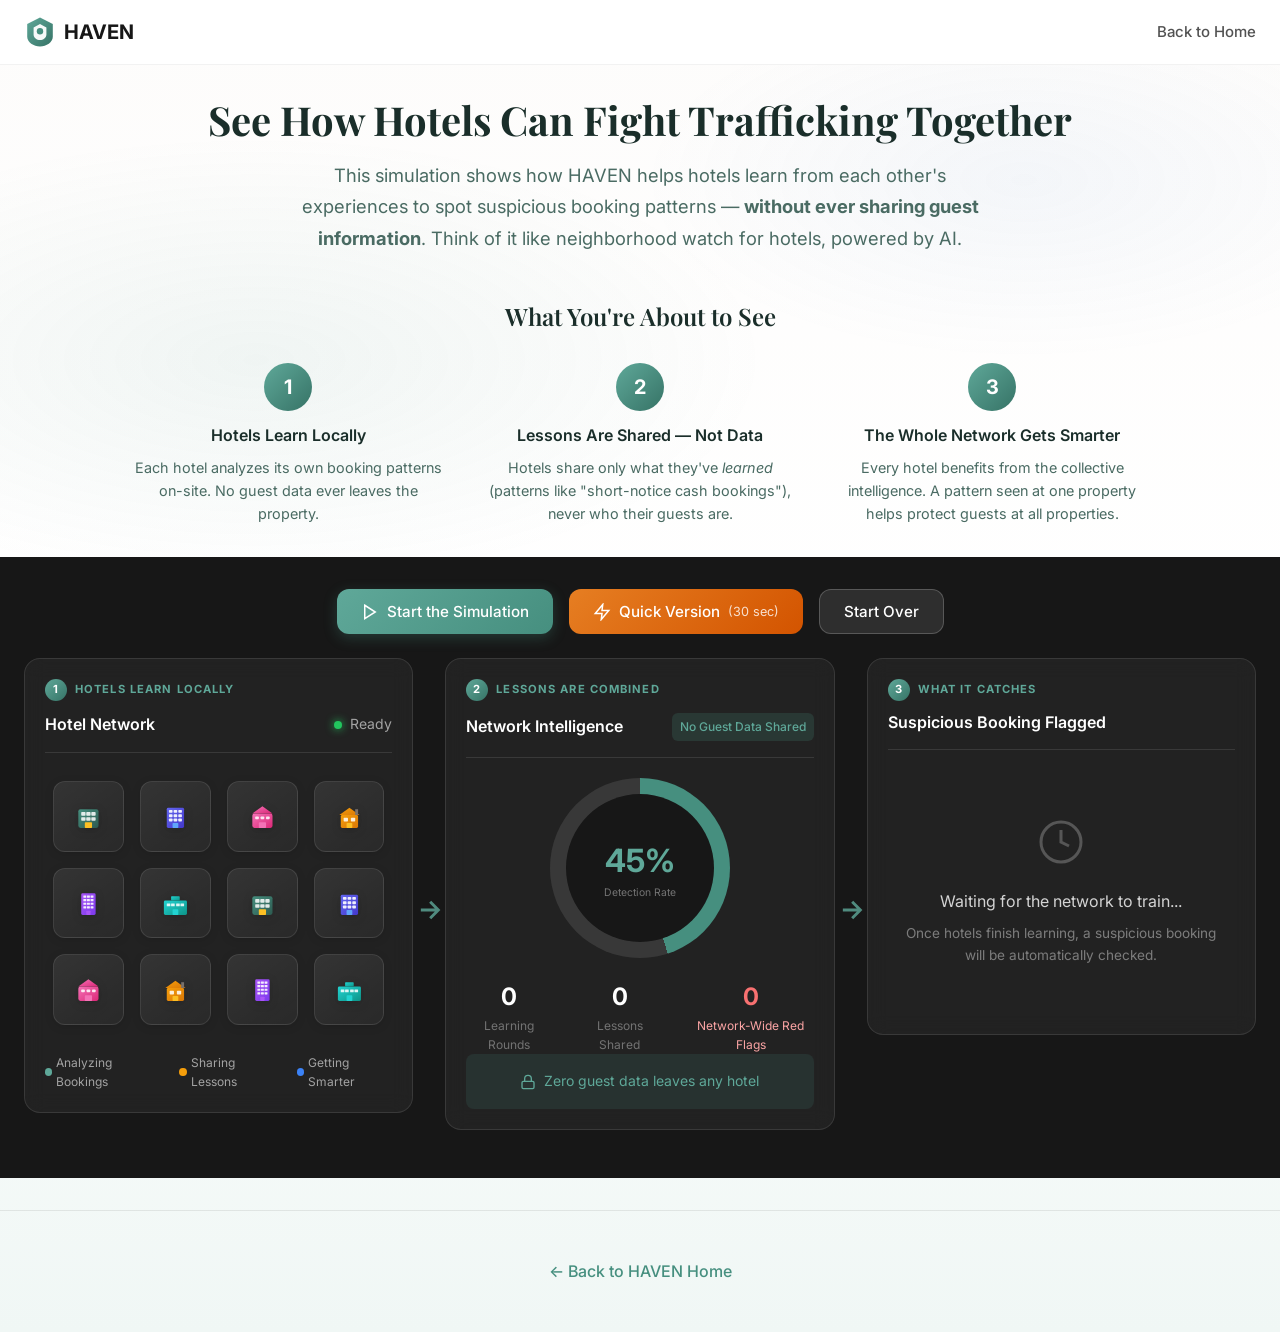
<file: demo.html>
<!DOCTYPE html>
<html lang="en">

<head>
    <meta charset="UTF-8">
    <meta name="viewport" content="width=device-width, initial-scale=1.0">
    <title>HAVEN | Interactive Demo</title>
    <meta name="description"
        content="Interactive demo of HAVEN's privacy-preserving federated learning platform for hotel trafficking pattern detection.">
    <link rel="preconnect" href="https://fonts.googleapis.com">
    <link rel="preconnect" href="https://fonts.gstatic.com" crossorigin>
    <link
        href="https://fonts.googleapis.com/css2?family=Inter:wght@300;400;500;600;700&family=Playfair+Display:wght@600;700&display=swap"
        rel="stylesheet">
    <link rel="stylesheet" href="css/styles.css">
    <!-- Professional SVG Favicon -->
    <link rel="icon" type="image/svg+xml"
        href="data:image/svg+xml,%3Csvg xmlns='http://www.w3.org/2000/svg' viewBox='0 0 100 100'%3E%3Cdefs%3E%3ClinearGradient id='g' x1='0%25' y1='0%25' x2='100%25' y2='100%25'%3E%3Cstop offset='0%25' stop-color='%23468f7f'/%3E%3Cstop offset='100%25' stop-color='%232e5c53'/%3E%3C/linearGradient%3E%3C/defs%3E%3Cpath d='M50 5 L90 25 L90 65 C90 80 70 95 50 95 C30 95 10 80 10 65 L10 25 Z' fill='url(%23g)'/%3E%3Cpath d='M50 20 L70 32 L70 55 C70 65 60 75 50 75 C40 75 30 65 30 55 L30 32 Z' fill='white' opacity='0.9'/%3E%3Ccircle cx='50' cy='45' r='8' fill='%23468f7f'/%3E%3C/svg%3E">

    <!-- Demo page specific overrides -->
    <style>
        /* ── Controls ── */
        .demo-page .demo-controls .btn {
            font-size: 0.95rem;
            padding: 0.75rem 1.5rem;
        }
        .demo-page .demo-controls .btn svg {
            width: 18px;
            height: 18px;
        }
        .demo-page .btn-large {
            padding: 0.75rem 1.5rem;
            font-size: 0.95rem;
        }
        .demo-page .btn-full {
            padding: 0.75rem 1.5rem;
        }
        .demo-page .section-header {
            margin-bottom: 1.5rem;
        }

        /* ── Three-column grid with flow arrows ── */
        .demo-page .demo-container {
            display: grid !important;
            grid-template-columns: 1fr 32px 1fr 32px 1fr !important;
            gap: 0;
            align-items: start;
            max-width: 1300px;
            margin: 0 auto;
        }
        .demo-page .demo-panel {
            min-width: 0;
        }
        .demo-page .demo-panel.risk-panel {
            grid-column: auto;
        }

        /* Flow arrows between panels */
        .flow-arrow {
            display: flex;
            align-items: center;
            justify-content: center;
            align-self: center;
            padding: 0;
            margin-top: 2rem;
        }
        .flow-arrow svg {
            width: 28px;
            height: 28px;
            stroke: var(--primary-400, #5fa899);
            fill: none;
            stroke-width: 2.5;
            opacity: 0.8;
        }

        /* Step labels on each panel */
        .panel-step-label {
            display: inline-flex;
            align-items: center;
            gap: 0.5rem;
            font-size: 0.7rem;
            font-weight: 700;
            text-transform: uppercase;
            letter-spacing: 0.1em;
            color: var(--primary-400, #5fa899);
            margin-bottom: 0.75rem;
        }
        .panel-step-label .step-num {
            width: 22px;
            height: 22px;
            border-radius: 50%;
            background: linear-gradient(135deg, #5fa899, #367366);
            color: #fff;
            font-size: 0.7rem;
            font-weight: 700;
            display: inline-flex;
            align-items: center;
            justify-content: center;
        }

        /* Fix ring label overflow */
        .demo-page .model-ring {
            width: 180px;
            height: 180px;
        }
        .demo-page .ring-center {
            width: 148px;
            height: 148px;
        }
        .demo-page .ring-label {
            font-size: 0.65rem;
            text-align: center;
            line-height: 1.3;
            max-width: 110px;
        }

        /* Booking tags for auto-assessment */
        .booking-tag {
            background: rgba(248, 113, 113, 0.15);
            color: #fca5a5;
            border: 1px solid rgba(248, 113, 113, 0.3);
            padding: 0.3rem 0.6rem;
            border-radius: 999px;
            font-size: 0.78rem;
            font-weight: 500;
        }

        /* Red flags stat color coding */
        .stat-red-flags .coord-value {
            color: #f87171;
        }
        .stat-red-flags .coord-label {
            color: #fca5a5;
        }

        /* ── Demo hero intro ── */
        .demo-hero {
            padding: 6rem 0 1.5rem;
            text-align: center;
        }
        .demo-hero h1 {
            font-family: 'Playfair Display', serif;
            font-size: 2.5rem;
            font-weight: 700;
            color: var(--text-primary, #1a2e2a);
            margin-bottom: 1rem;
        }
        .demo-hero p {
            font-size: 1.15rem;
            color: var(--text-secondary, #4a6b63);
            max-width: 700px;
            margin: 0 auto;
            line-height: 1.7;
        }

        /* ── How it works steps ── */
        .demo-steps-section {
            padding: 1.5rem 0 2rem;
        }
        .demo-steps-section h2 {
            font-family: 'Playfair Display', serif;
            font-size: 1.5rem;
            font-weight: 600;
            text-align: center;
            color: var(--text-primary, #1a2e2a);
            margin-bottom: 2rem;
        }
        .demo-steps {
            display: flex;
            gap: 2rem;
            justify-content: center;
            flex-wrap: wrap;
        }
        .demo-step {
            flex: 1;
            min-width: 220px;
            max-width: 320px;
            text-align: center;
        }
        .demo-step .step-number {
            width: 48px;
            height: 48px;
            border-radius: 50%;
            background: linear-gradient(135deg, #5fa899, #367366);
            color: #fff;
            font-size: 1.25rem;
            font-weight: 700;
            display: inline-flex;
            align-items: center;
            justify-content: center;
            margin-bottom: 0.75rem;
        }
        .demo-step .step-title {
            font-weight: 600;
            font-size: 1rem;
            color: var(--text-primary, #1a2e2a);
            margin-bottom: 0.5rem;
        }
        .demo-step .step-desc {
            font-size: 0.9rem;
            color: var(--text-secondary, #4a6b63);
            line-height: 1.6;
        }

        /* ── Demo controls above simulation ── */
        .demo-controls-top {
            text-align: center;
            margin-bottom: 1.5rem;
        }
        .demo-controls-top .demo-controls {
            display: inline-flex;
            gap: 1rem;
            justify-content: center;
            flex-wrap: wrap;
            margin: 0;
        }

        /* ── Simulation area ── */
        .demo-simulation-section {
            padding: 2rem 0 3rem;
        }

        /* ── Footer ── */
        .demo-footer {
            text-align: center;
            padding: 3rem 0;
            border-top: 1px solid rgba(0,0,0,0.08);
            margin-top: 2rem;
        }
        .demo-footer a {
            color: var(--accent, #468f7f);
            text-decoration: none;
            font-weight: 500;
            font-size: 1rem;
        }
        .demo-footer a:hover {
            text-decoration: underline;
        }

        /* ── Responsive ── */
        @media (max-width: 1100px) {
            .demo-page .demo-container {
                grid-template-columns: 1fr !important;
            }
            .flow-arrow {
                display: none;
            }
            .demo-steps {
                flex-direction: column;
                align-items: center;
            }
            .demo-hero h1 {
                font-size: 2rem;
            }
        }
    </style>
</head>

<body class="demo-page">
    <!-- Ambient Background -->
    <div class="ambient-bg"></div>

    <!-- Navigation -->
    <nav class="nav" id="nav">
        <div class="nav-container">
            <a href="index.html" class="nav-logo">
                <svg class="logo-svg" viewBox="0 0 40 40" fill="none" xmlns="http://www.w3.org/2000/svg">
                    <defs>
                        <linearGradient id="logoGrad" x1="0%" y1="0%" x2="100%" y2="100%">
                            <stop offset="0%" stop-color="#5fa899" />
                            <stop offset="100%" stop-color="#367366" />
                        </linearGradient>
                    </defs>
                    <path d="M20 2 L36 10 L36 26 C36 33 28 38 20 38 C12 38 4 33 4 26 L4 10 Z" fill="url(#logoGrad)" />
                    <path d="M20 10 L28 14.5 L28 23 C28 27 24 30 20 30 C16 30 12 27 12 23 L12 14.5 Z" fill="white"
                        opacity="0.95" />
                    <circle cx="20" cy="19" r="4" fill="#468f7f" />
                </svg>
                <span class="logo-text">HAVEN</span>
            </a>
            <div class="nav-links">
                <a href="index.html">Back to Home</a>
            </div>
        </div>
    </nav>

    <!-- Hero / Intro -->
    <section class="demo-hero">
        <div class="container">
            <h1>See How Hotels Can Fight Trafficking Together</h1>
            <p>This simulation shows how HAVEN helps hotels learn from each other's experiences to spot suspicious booking patterns — <strong>without ever sharing guest information</strong>. Think of it like neighborhood watch for hotels, powered by AI.</p>
        </div>
    </section>

    <!-- How This Demo Works -->
    <section class="demo-steps-section">
        <div class="container">
            <h2>What You're About to See</h2>
            <div class="demo-steps">
                <div class="demo-step">
                    <div class="step-number">1</div>
                    <div class="step-title">Hotels Learn Locally</div>
                    <div class="step-desc">Each hotel analyzes its own booking patterns on-site. No guest data ever leaves the property.</div>
                </div>
                <div class="demo-step">
                    <div class="step-number">2</div>
                    <div class="step-title">Lessons Are Shared — Not Data</div>
                    <div class="step-desc">Hotels share only what they've <em>learned</em> (patterns like "short-notice cash bookings"), never who their guests are.</div>
                </div>
                <div class="demo-step">
                    <div class="step-number">3</div>
                    <div class="step-title">The Whole Network Gets Smarter</div>
                    <div class="step-desc">Every hotel benefits from the collective intelligence. A pattern seen at one property helps protect guests at all properties.</div>
                </div>
            </div>
        </div>
    </section>

    <!-- Simulation Area -->
    <section class="section demo-section demo-simulation-section" id="demo">
        <div class="container">

            <!-- Controls above the simulation -->
            <div class="demo-controls-top">
                <div class="demo-controls">
                    <button class="btn btn-primary btn-large" id="startTrainingBtn">
                        <svg viewBox="0 0 24 24" fill="none" stroke="currentColor" stroke-width="2">
                            <polygon points="5 3 19 12 5 21 5 3" />
                        </svg>
                        Start the Simulation
                    </button>
                    <button class="btn btn-accent btn-large" id="quickDemoBtn" title="Runs a faster 3-round demo — ideal for live presentations">
                        <svg viewBox="0 0 24 24" fill="none" stroke="currentColor" stroke-width="2">
                            <polygon points="13 2 3 14 12 14 11 22 21 10 12 10 13 2"/>
                        </svg>
                        Quick Version <small style="opacity: 0.8; font-weight: 400;">(30 sec)</small>
                    </button>
                    <button class="btn btn-secondary" id="resetBtn">Start Over</button>
                </div>
            </div>

            <div class="demo-container">
                <!-- Panel 1: Hotel Network -->
                <div class="demo-panel network-panel">
                    <div class="panel-step-label"><span class="step-num">1</span> Hotels Learn Locally</div>
                    <div class="panel-header">
                        <h3>Hotel Network</h3>
                        <div class="panel-status">
                            <span class="status-dot active"></span>
                            <span id="networkStatus">Ready</span>
                        </div>
                    </div>
                    <div class="network-grid" id="networkGrid">
                        <!-- Properties will be rendered here -->
                    </div>
                    <div class="network-legend">
                        <div class="legend-item">
                            <span class="legend-dot training"></span>
                            <span>Analyzing Bookings</span>
                        </div>
                        <div class="legend-item">
                            <span class="legend-dot sending"></span>
                            <span>Sharing Lessons</span>
                        </div>
                        <div class="legend-item">
                            <span class="legend-dot receiving"></span>
                            <span>Getting Smarter</span>
                        </div>
                    </div>
                </div>

                <!-- Arrow 1→2 -->
                <div class="flow-arrow">
                    <svg viewBox="0 0 24 24"><path d="M5 12h14M13 5l7 7-7 7"/></svg>
                </div>

                <!-- Panel 2: Network Intelligence -->
                <div class="demo-panel coordinator-panel">
                    <div class="panel-step-label"><span class="step-num">2</span> Lessons Are Combined</div>
                    <div class="panel-header">
                        <h3>Network Intelligence</h3>
                        <div class="panel-badge">No Guest Data Shared</div>
                    </div>
                    <div class="coordinator-viz">
                        <div class="model-ring" id="modelRing">
                            <div class="ring-progress" id="ringProgress"></div>
                            <div class="ring-center">
                                <span class="ring-value" id="modelAccuracy">0%</span>
                                <span class="ring-label">Detection Rate</span>
                            </div>
                        </div>
                        <div class="coordinator-stats">
                            <div class="coord-stat">
                                <span class="coord-value" id="roundNumber">0</span>
                                <span class="coord-label">Learning Rounds</span>
                            </div>
                            <div class="coord-stat">
                                <span class="coord-value" id="gradientCount">0</span>
                                <span class="coord-label">Lessons Shared</span>
                            </div>
                            <div class="coord-stat stat-red-flags">
                                <span class="coord-value" id="patternsLearned">0</span>
                                <span class="coord-label">Network-Wide Red Flags</span>
                            </div>
                        </div>
                    </div>
                    <div class="privacy-indicator">
                        <svg viewBox="0 0 24 24" fill="none" stroke="currentColor" stroke-width="2">
                            <rect x="3" y="11" width="18" height="11" rx="2" />
                            <path d="M7 11V7a5 5 0 0 1 10 0v4" />
                        </svg>
                        <span>Zero guest data leaves any hotel</span>
                    </div>
                </div>

                <!-- Arrow 2→3 -->
                <div class="flow-arrow">
                    <svg viewBox="0 0 24 24"><path d="M5 12h14M13 5l7 7-7 7"/></svg>
                </div>

                <!-- Panel 3: Risk Assessment -->
                <div class="demo-panel risk-panel">
                    <div class="panel-step-label"><span class="step-num">3</span> What It Catches</div>
                    <div class="panel-header">
                        <h3>Suspicious Booking Flagged</h3>
                        <button class="btn btn-small" id="newBookingBtn" style="display:none;">Try Your Own</button>
                    </div>

                    <!-- Waiting state: shown before simulation runs -->
                    <div class="panel-waiting" id="panelWaiting">
                        <div style="text-align: center; padding: 3rem 1rem; color: var(--neutral-400);">
                            <svg viewBox="0 0 24 24" fill="none" stroke="currentColor" stroke-width="1.5" style="width: 48px; height: 48px; opacity: 0.4; margin-bottom: 1rem;">
                                <circle cx="12" cy="12" r="10"/>
                                <path d="M12 6v6l4 2"/>
                            </svg>
                            <p style="font-size: 1rem; margin: 0 0 0.5rem; color: var(--neutral-300);">Waiting for the network to train...</p>
                            <p style="font-size: 0.85rem; margin: 0; opacity: 0.7;">Once hotels finish learning, a suspicious booking will be automatically checked.</p>
                        </div>
                    </div>

                    <!-- Booking details shown after auto-assessment -->
                    <div class="auto-booking-details" id="autoBookingDetails" style="display:none;">
                        <p style="color: var(--primary-400); font-size: 0.85rem; margin: 0 0 0.4rem; font-weight: 600;">📍 <span id="flaggedHotelName">Grand Hotel</span></p>
                        <p style="color: var(--neutral-400); font-size: 0.8rem; margin: 0 0 0.75rem; text-transform: uppercase; letter-spacing: 0.05em; font-weight: 600;">Incoming booking:</p>
                        <div class="auto-booking-tags" style="display: flex; flex-wrap: wrap; gap: 0.4rem; margin-bottom: 1rem;">
                            <span class="booking-tag">Last minute (2 hrs notice)</span>
                            <span class="booking-tag">Paying with cash</span>
                            <span class="booking-tag">Stay: just a few hours</span>
                            <span class="booking-tag">Someone else booked</span>
                        </div>
                    </div>

                    <!-- Hidden form for "Try Your Own" mode -->
                    <div class="booking-form" id="bookingForm" style="display:none;">
                        <div class="form-row">
                            <label>How far in advance was it booked?</label>
                            <select id="leadTime">
                                <option value="168">1 week ahead</option>
                                <option value="48">2 days ahead</option>
                                <option value="6">Same day</option>
                                <option value="2">Last minute (2 hours)</option>
                            </select>
                        </div>
                        <div class="form-row">
                            <label>How are they paying?</label>
                            <select id="paymentMethod">
                                <option value="credit">Credit Card</option>
                                <option value="debit">Debit Card</option>
                                <option value="prepaid">Prepaid / Gift Card</option>
                                <option value="cash">Cash</option>
                            </select>
                        </div>
                        <div class="form-row">
                            <label>How long is the stay?</label>
                            <select id="stayDuration">
                                <option value="3">3 nights</option>
                                <option value="1">1 night</option>
                                <option value="0.5">Just a few hours</option>
                            </select>
                        </div>
                        <div class="form-row">
                            <label>How did they book?</label>
                            <select id="bookingSource">
                                <option value="direct">Hotel website</option>
                                <option value="ota">Travel site (Booking.com, etc.)</option>
                                <option value="walkin">Walked in</option>
                                <option value="thirdparty">Someone else booked for them</option>
                            </select>
                        </div>
                        <button class="btn btn-primary btn-full" id="assessBtn">Check This Booking</button>
                    </div>

                    <div class="risk-result" id="riskResult">
                        <div class="risk-score-display">
                            <div class="risk-gauge" id="riskGauge">
                                <div class="gauge-fill" id="gaugeFill"></div>
                                <div class="gauge-needle" id="gaugeNeedle"></div>
                            </div>
                            <div class="risk-value" id="riskValue">—</div>
                            <div class="risk-label" id="riskLabel">Risk Level</div>
                        </div>
                        <div class="risk-factors" id="riskFactors">
                            <!-- Populated by JS -->
                        </div>
                        <div class="risk-recommendation" id="riskRecommendation">
                            <!-- Populated by JS -->
                        </div>
                    </div>
                </div>
            </div>
        </div>
    </section>

    <!-- Footer -->
    <footer class="demo-footer">
        <div class="container">
            <a href="index.html">&larr; Back to HAVEN Home</a>
        </div>
    </footer>

    <script src="js/simulation.js"></script>
    <script src="js/main.js"></script>
    <script>
        document.addEventListener('DOMContentLoaded', function() {
            if (window.HAVENSimulation) {
                window.HAVENSimulation.init();
            }
        });
    </script>
</body>

</html>
</file>
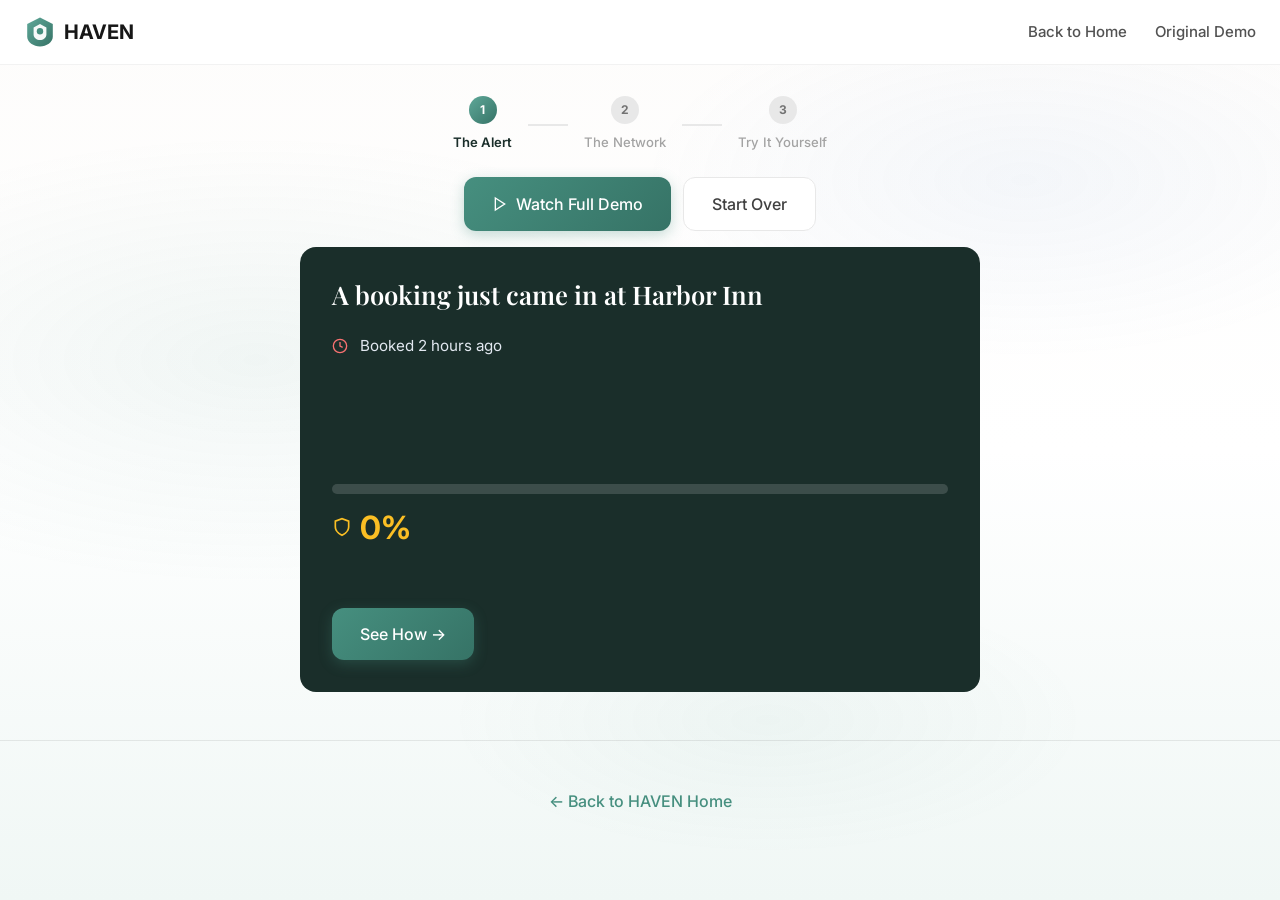
<file: demo2.html>
<!DOCTYPE html>
<html lang="en">

<head>
    <meta charset="UTF-8">
    <meta name="viewport" content="width=device-width, initial-scale=1.0">
    <title>HAVEN | Story Demo</title>
    <meta name="description" content="Experience HAVEN's trafficking detection through a guided story demo.">
    <link rel="preconnect" href="https://fonts.googleapis.com">
    <link rel="preconnect" href="https://fonts.gstatic.com" crossorigin>
    <link href="https://fonts.googleapis.com/css2?family=Inter:wght@300;400;500;600;700&family=Playfair+Display:wght@600;700&display=swap" rel="stylesheet">
    <link rel="stylesheet" href="css/styles.css">
    <link rel="icon" type="image/svg+xml"
        href="data:image/svg+xml,%3Csvg xmlns='http://www.w3.org/2000/svg' viewBox='0 0 100 100'%3E%3Cdefs%3E%3ClinearGradient id='g' x1='0%25' y1='0%25' x2='100%25' y2='100%25'%3E%3Cstop offset='0%25' stop-color='%23468f7f'/%3E%3Cstop offset='100%25' stop-color='%232e5c53'/%3E%3C/linearGradient%3E%3C/defs%3E%3Cpath d='M50 5 L90 25 L90 65 C90 80 70 95 50 95 C30 95 10 80 10 65 L10 25 Z' fill='url(%23g)'/%3E%3Cpath d='M50 20 L70 32 L70 55 C70 65 60 75 50 75 C40 75 30 65 30 55 L30 32 Z' fill='white' opacity='0.9'/%3E%3Ccircle cx='50' cy='45' r='8' fill='%23468f7f'/%3E%3C/svg%3E">
    <style>
        /* ── Phase container ── */
        .phase-wrapper {
            max-width: 900px;
            margin: 0 auto;
            padding: 0 1.5rem;
        }
        .phase-panel {
            display: none;
            animation: phaseFadeIn 0.5s ease;
        }
        .phase-panel.phase-active {
            display: block;
        }
        @keyframes phaseFadeIn {
            from { opacity: 0; transform: translateY(16px); }
            to { opacity: 1; transform: translateY(0); }
        }

        /* ── Progress indicator ── */
        .progress-bar {
            display: flex;
            justify-content: center;
            gap: 0;
            padding: 5.5rem 1rem 1rem;
            max-width: 600px;
            margin: 0 auto;
        }
        .progress-step {
            display: flex;
            align-items: center;
            gap: 0.5rem;
            cursor: pointer;
            padding: 0.5rem 1rem;
            border-radius: 999px;
            font-size: 0.82rem;
            font-weight: 500;
            color: var(--neutral-400, #888);
            transition: all 0.3s ease;
            white-space: nowrap;
        }
        .progress-step .step-dot {
            width: 28px;
            height: 28px;
            border-radius: 50%;
            background: var(--neutral-200, #e5e7eb);
            color: var(--neutral-500, #666);
            display: flex;
            align-items: center;
            justify-content: center;
            font-weight: 700;
            font-size: 0.75rem;
            transition: all 0.3s ease;
            flex-shrink: 0;
        }
        .progress-step.active .step-dot {
            background: linear-gradient(135deg, #5fa899, #367366);
            color: #fff;
        }
        .progress-step.active {
            color: var(--text-primary, #1a2e2a);
            font-weight: 600;
        }
        .progress-step.completed .step-dot {
            background: #5fa899;
            color: #fff;
        }
        .progress-connector {
            width: 40px;
            height: 2px;
            background: var(--neutral-200, #e5e7eb);
            align-self: center;
        }

        /* ── Controls row ── */
        .demo2-controls {
            display: flex;
            justify-content: center;
            gap: 0.75rem;
            margin-bottom: 1rem;
        }

        /* ── Phase 1: The Alert ── */
        .alert-card {
            background: #1a2e2a;
            border-radius: 16px;
            padding: 2rem;
            color: #fff;
            max-width: 680px;
            margin: 0 auto;
        }
        .alert-card h2 {
            font-family: 'Playfair Display', serif;
            font-size: 1.6rem;
            font-weight: 600;
            margin-bottom: 1.5rem;
            color: #fff;
        }
        .alert-tags {
            display: flex;
            flex-direction: column;
            gap: 0.6rem;
            margin-bottom: 1.5rem;
        }
        .alert-tag {
            display: flex;
            align-items: center;
            gap: 0.6rem;
            font-size: 0.95rem;
            color: #e2e8f0;
            opacity: 0;
            transform: translateY(8px);
        }
        .alert-tag .red-dot {
            width: 8px;
            height: 8px;
            border-radius: 50%;
            background: #f87171;
            flex-shrink: 0;
            box-shadow: 0 0 6px rgba(248, 113, 113, 0.6);
        }

        /* Alert gauge */
        .alert-gauge-container {
            margin: 1.5rem 0;
        }
        .alert-gauge-track {
            height: 10px;
            background: rgba(255,255,255,0.15);
            border-radius: 999px;
            overflow: hidden;
            margin-bottom: 0.5rem;
        }
        .alert-gauge-fill {
            height: 100%;
            width: 0%;
            background: linear-gradient(90deg, #f59e0b, #ef4444);
            border-radius: 999px;
            transition: width 1.2s ease-out;
        }
        .alert-gauge-value {
            font-size: 2rem;
            font-weight: 700;
            color: #fbbf24;
        }
        .alert-verdict {
            font-size: 1.05rem;
            color: #fbbf24;
            font-weight: 600;
            margin-top: 0.25rem;
            opacity: 0;
        }
        .alert-actions {
            display: flex;
            gap: 1rem;
        }

        /* ── Phase 2: The Network ── */
        .network-viz {
            position: relative;
            width: 420px;
            height: 420px;
            margin: 0 auto 1rem;
        }
        .network-hotel-node {
            position: absolute;
            width: 44px;
            height: 44px;
            margin-left: -22px;
            margin-top: -22px;
            border-radius: 50%;
            background: #1a2e2a;
            border: 2px solid rgba(95,168,153,0.3);
            display: flex;
            align-items: center;
            justify-content: center;
            font-size: 1.1rem;
            transition: all 0.4s ease;
            z-index: 2;
            cursor: default;
        }
        .network-hotel-node.active {
            border-color: #5fa899;
            box-shadow: 0 0 16px rgba(95,168,153,0.5);
            transform: scale(1.1);
        }
        .network-hotel-node.sending {
            border-color: #fbbf24;
            box-shadow: 0 0 12px rgba(251,191,36,0.4);
        }
        .network-hotel-node.contributed {
            border-color: #5fa899;
        }
        .node-icon {
            font-size: 1.2rem;
        }
        /* Green checkmark badge */
        .node-check {
            position: absolute;
            bottom: -2px;
            right: -2px;
            width: 14px;
            height: 14px;
            border-radius: 50%;
            background: #22c55e;
            display: flex;
            align-items: center;
            justify-content: center;
            opacity: 0;
            transform: scale(0);
            transition: opacity 0.3s ease, transform 0.3s ease;
        }
        .network-hotel-node.contributed .node-check {
            opacity: 1;
            transform: scale(1);
        }
        .node-check svg {
            width: 9px;
            height: 9px;
            stroke: #fff;
            stroke-width: 3;
            fill: none;
        }

        /* Hover tooltip for hotel patterns */
        .hotel-tooltip {
            position: absolute;
            z-index: 10;
            background: rgba(20, 40, 36, 0.96);
            border: 1px solid rgba(95, 168, 153, 0.35);
            border-radius: 8px;
            padding: 8px 10px;
            display: flex;
            flex-direction: column;
            gap: 3px;
            opacity: 0;
            pointer-events: none;
            white-space: nowrap;
            transition: opacity 0.15s ease;
            box-shadow: 0 4px 16px rgba(0,0,0,0.3);
        }
        .hotel-tooltip.show {
            opacity: 1;
        }
        .tooltip-name {
            font-size: 11px;
            font-weight: 700;
            color: #5fa899;
        }
        .tooltip-pattern {
            font-size: 10px;
            color: rgba(255,255,255,0.7);
            display: flex;
            align-items: center;
            gap: 4px;
        }
        .tooltip-pattern .warn-icon {
            width: 11px;
            height: 11px;
            flex-shrink: 0;
            stroke: #D97706;
            fill: none;
        }

        /* Animation-only brief card (same style as tooltip but used during animation) */
        .anim-card {
            position: absolute;
            z-index: 5;
            background: rgba(20, 40, 36, 0.96);
            border: 1px solid rgba(95, 168, 153, 0.35);
            border-radius: 8px;
            padding: 8px 10px;
            display: flex;
            flex-direction: column;
            gap: 3px;
            opacity: 0;
            pointer-events: none;
            white-space: nowrap;
            transition: opacity 0.3s ease;
            box-shadow: 0 4px 16px rgba(0,0,0,0.3);
        }
        .anim-card.show { opacity: 1; }

        /* Network summary line */
        .network-summary {
            text-align: center;
            font-size: 0.95rem;
            font-weight: 600;
            color: var(--text-primary, #1a2e2a);
            margin: 0.5rem 0 1rem;
            opacity: 0;
            transition: opacity 0.5s ease;
        }
        .network-center {
            position: absolute;
            left: 50%;
            top: 50%;
            transform: translate(-50%, -50%);
            width: 100px;
            height: 100px;
            border-radius: 50%;
            background: linear-gradient(135deg, #1a2e2a, #2d4a42);
            border: 3px solid rgba(95,168,153,0.4);
            display: flex;
            flex-direction: column;
            align-items: center;
            justify-content: center;
            z-index: 3;
            transition: all 0.4s ease;
        }
        .network-center.pulsing {
            box-shadow: 0 0 30px rgba(95,168,153,0.5);
            border-color: #5fa899;
        }
        .network-center .center-label {
            font-size: 0.55rem;
            text-transform: uppercase;
            letter-spacing: 0.08em;
            color: rgba(255,255,255,0.5);
            margin-bottom: 2px;
        }
        .network-center .center-value {
            font-size: 1.5rem;
            font-weight: 700;
            color: #5fa899;
        }

        /* Connector lines (SVG) */
        .network-lines {
            position: absolute;
            top: 0; left: 0;
            width: 100%; height: 100%;
            z-index: 1;
        }

        /* Inline icons */
        .icon-inline {
            width: 16px;
            height: 16px;
            flex-shrink: 0;
            stroke-width: 2;
            fill: none;
            vertical-align: middle;
        }
        .alert-tag .icon-inline {
            stroke: #f87171;
            margin-right: 2px;
        }
        .control-group label .icon-inline {
            stroke: #5fa899;
            margin-right: 3px;
        }
        .d2-factor .icon-inline {
            width: 14px;
            height: 14px;
        }

        /* Privacy banner */
        .privacy-banner {
            text-align: center;
            padding: 1rem 1.5rem;
            background: rgba(95,168,153,0.08);
            border: 1px solid rgba(95,168,153,0.2);
            border-radius: 12px;
            max-width: 500px;
            margin: 1rem auto;
            font-size: 0.9rem;
            font-weight: 600;
            color: #367366;
        }
        .privacy-banner svg {
            width: 18px;
            height: 18px;
            vertical-align: middle;
            margin-right: 0.4rem;
            stroke: #367366;
        }

        /* ── Phase 3: Try It Yourself ── */
        .try-grid {
            display: grid;
            grid-template-columns: 1fr 1fr;
            gap: 2rem;
            max-width: 860px;
            margin: 0 auto;
        }
        .try-controls {
            display: flex;
            flex-direction: column;
            gap: 1.25rem;
        }
        .control-group label {
            display: block;
            font-weight: 600;
            font-size: 0.85rem;
            color: var(--text-primary, #1a2e2a);
            margin-bottom: 0.4rem;
        }
        .control-group select {
            width: 100%;
            padding: 0.6rem 0.75rem;
            border-radius: 8px;
            border: 1px solid var(--neutral-200, #e5e7eb);
            font-family: inherit;
            font-size: 0.9rem;
            color: var(--text-primary, #1a2e2a);
            background: #fff;
            cursor: pointer;
            transition: border-color 0.2s;
        }
        .control-group select:focus {
            outline: none;
            border-color: #5fa899;
        }

        /* Risk result panel */
        .try-result {
            background: #1a2e2a;
            border-radius: 16px;
            padding: 2rem;
            color: #fff;
        }
        .d2-gauge-track {
            height: 10px;
            background: rgba(255,255,255,0.15);
            border-radius: 999px;
            overflow: hidden;
            margin-bottom: 1rem;
        }
        .gauge-fill-bar {
            height: 100%;
            border-radius: 999px;
            transition: width 0.4s ease;
        }
        .gauge-fill-bar.risk-low { background: #22c55e; }
        .gauge-fill-bar.risk-moderate { background: #f59e0b; }
        .gauge-fill-bar.risk-elevated { background: #f97316; }
        .gauge-fill-bar.risk-high { background: #ef4444; }

        .risk-pct {
            font-size: 2.5rem;
            font-weight: 700;
            line-height: 1;
        }
        .risk-pct.risk-low { color: #22c55e; }
        .risk-pct.risk-moderate { color: #f59e0b; }
        .risk-pct.risk-elevated { color: #f97316; }
        .risk-pct.risk-high { color: #ef4444; }

        .risk-level-label {
            font-size: 1rem;
            font-weight: 600;
            margin-bottom: 1.25rem;
        }
        .risk-level-label.risk-low { color: #22c55e; }
        .risk-level-label.risk-moderate { color: #f59e0b; }
        .risk-level-label.risk-elevated { color: #f97316; }
        .risk-level-label.risk-high { color: #ef4444; }

        .d2-factors {
            display: flex;
            flex-direction: column;
            gap: 0.5rem;
            margin-bottom: 1.25rem;
        }
        .d2-factor {
            display: flex;
            align-items: center;
            gap: 0.5rem;
            font-size: 0.85rem;
            color: #cbd5e1;
        }
        .factor-dot {
            width: 8px;
            height: 8px;
            border-radius: 50%;
            flex-shrink: 0;
        }
        .factor-dot.high { background: #ef4444; }
        .factor-dot.medium { background: #f59e0b; }
        .factor-dot.network { background: #3b82f6; }

        .rec-text {
            padding: 0.75rem 1rem;
            border-radius: 8px;
            font-size: 0.88rem;
            font-weight: 500;
            line-height: 1.5;
        }
        .rec-low { background: rgba(34,197,94,0.15); color: #86efac; }
        .rec-moderate { background: rgba(245,158,11,0.15); color: #fcd34d; }
        .rec-elevated { background: rgba(249,115,22,0.15); color: #fdba74; }
        .rec-high { background: rgba(239,68,68,0.15); color: #fca5a5; }

        .try-disclaimer {
            text-align: center;
            font-size: 0.8rem;
            color: var(--neutral-400, #888);
            max-width: 700px;
            margin: 2rem auto 0;
            line-height: 1.5;
        }

        /* ── Responsive ── */
        @media (max-width: 768px) {
            .try-grid { grid-template-columns: 1fr; }
            .network-viz { width: 320px; height: 320px; }
            .hotel-tooltip, .anim-card { display: none; }
            .progress-step span:not(.step-dot) { display: none; }
        }

        /* ── Demo hero ── */
        .demo2-hero {
            padding: 6rem 0 1rem;
            text-align: center;
        }
        .demo2-hero h1 {
            font-family: 'Playfair Display', serif;
            font-size: 2.2rem;
            font-weight: 700;
            color: var(--text-primary, #1a2e2a);
            margin-bottom: 0.75rem;
        }
        .demo2-hero p {
            font-size: 1rem;
            color: var(--text-secondary, #4a6b63);
            max-width: 550px;
            margin: 0 auto;
        }
    </style>
</head>

<body>
    <!-- Ambient Background -->
    <div class="ambient-bg"></div>

    <!-- Navigation -->
    <nav class="nav" id="nav">
        <div class="nav-container">
            <a href="index.html" class="nav-logo">
                <svg class="logo-svg" viewBox="0 0 40 40" fill="none" xmlns="http://www.w3.org/2000/svg">
                    <defs>
                        <linearGradient id="logoGrad" x1="0%" y1="0%" x2="100%" y2="100%">
                            <stop offset="0%" stop-color="#5fa899" />
                            <stop offset="100%" stop-color="#367366" />
                        </linearGradient>
                    </defs>
                    <path d="M20 2 L36 10 L36 26 C36 33 28 38 20 38 C12 38 4 33 4 26 L4 10 Z" fill="url(#logoGrad)" />
                    <path d="M20 10 L28 14.5 L28 23 C28 27 24 30 20 30 C16 30 12 27 12 23 L12 14.5 Z" fill="white" opacity="0.95" />
                    <circle cx="20" cy="19" r="4" fill="#468f7f" />
                </svg>
                <span class="logo-text">HAVEN</span>
            </a>
            <div class="nav-links">
                <a href="index.html">Back to Home</a>
                <a href="demo.html">Original Demo</a>
            </div>
        </div>
    </nav>

    <!-- Progress Indicator -->
    <div class="progress-bar">
        <div class="progress-step active" data-phase="1">
            <span class="step-dot">1</span>
            <span>The Alert</span>
        </div>
        <div class="progress-connector"></div>
        <div class="progress-step" data-phase="2">
            <span class="step-dot">2</span>
            <span>The Network</span>
        </div>
        <div class="progress-connector"></div>
        <div class="progress-step" data-phase="3">
            <span class="step-dot">3</span>
            <span>Try It Yourself</span>
        </div>
    </div>

    <!-- Controls -->
    <div class="demo2-controls">
        <button class="btn btn-primary" id="watchFullBtn">
            <svg viewBox="0 0 24 24" fill="none" stroke="currentColor" stroke-width="2" style="width:16px;height:16px">
                <polygon points="5 3 19 12 5 21 5 3"/>
            </svg>
            Watch Full Demo
        </button>
        <button class="btn btn-secondary" id="startOverBtn">Start Over</button>
    </div>

    <!-- Phase Panels -->
    <div class="phase-wrapper">

        <!-- ===== Phase 1: The Alert ===== -->
        <div class="phase-panel phase-active" id="phase1">
            <div class="alert-card">
                <h2>A booking just came in at Harbor Inn</h2>
                <div class="alert-tags">
                    <div class="alert-tag">
                        <svg class="icon-inline" viewBox="0 0 24 24" stroke="currentColor"><circle cx="12" cy="12" r="10"/><path d="M12 6v6l4 2"/></svg>
                        <span>Booked 2 hours ago</span>
                    </div>
                    <div class="alert-tag">
                        <svg class="icon-inline" viewBox="0 0 24 24" stroke="currentColor"><line x1="12" y1="1" x2="12" y2="23"/><path d="M17 5H9.5a3.5 3.5 0 0 0 0 7h5a3.5 3.5 0 0 1 0 7H6"/></svg>
                        <span>Paying with cash</span>
                    </div>
                    <div class="alert-tag">
                        <svg class="icon-inline" viewBox="0 0 24 24" stroke="currentColor"><path d="M21 12.79A9 9 0 1 1 11.21 3 7 7 0 0 0 21 12.79z"/></svg>
                        <span>Stay: just 3 hours</span>
                    </div>
                    <div class="alert-tag">
                        <svg class="icon-inline" viewBox="0 0 24 24" stroke="currentColor"><path d="M20 21v-2a4 4 0 0 0-4-4H8a4 4 0 0 0-4 4v2"/><circle cx="12" cy="7" r="4"/></svg>
                        <span>Someone else made the reservation</span>
                    </div>
                </div>

                <div class="alert-gauge-container">
                    <div class="alert-gauge-track">
                        <div class="alert-gauge-fill" id="alertGauge"></div>
                    </div>
                    <div style="display:flex;align-items:center;gap:0.5rem;">
                        <svg class="icon-inline" viewBox="0 0 24 24" stroke="#fbbf24" style="width:20px;height:20px"><path d="M12 22s8-4 8-10V5l-8-3-8 3v7c0 6 8 10 8 10z"/></svg>
                        <span class="alert-gauge-value" id="alertGaugeValue">0%</span>
                    </div>
                    <div class="alert-verdict" id="alertVerdict">
                        <svg class="icon-inline" viewBox="0 0 24 24" stroke="#fbbf24" style="width:16px;height:16px;margin-right:4px"><path d="M18 8A6 6 0 0 0 6 8c0 7-3 9-3 9h18s-3-2-3-9"/><path d="M13.73 21a2 2 0 0 1-3.46 0"/></svg>
                        Elevated Risk &mdash; Duty manager notified
                    </div>
                </div>

                <div class="alert-actions" style="margin-top: 1.5rem;">
                    <button class="btn btn-primary" id="seeHowBtn">See How &rarr;</button>
                </div>
            </div>
        </div>

        <!-- ===== Phase 2: The Network ===== -->
        <div class="phase-panel" id="phase2">
            <p id="phase2Intro" style="text-align:center;max-width:600px;margin:0 auto 1.5rem;font-size:1rem;color:var(--text-secondary,#4a6b63);line-height:1.6;opacity:0;transition:opacity 0.6s ease;">
                That alert was possible because 12 hotels learned together &mdash; without sharing a single guest record. Here's how:
            </p>
            <div class="network-viz" id="networkRing">
                <!-- SVG connector lines -->
                <svg class="network-lines" viewBox="0 0 400 400">
                    <g stroke="rgba(95,168,153,0.15)" stroke-width="1" fill="none" id="connectorLines"></g>
                </svg>
                <!-- Center node -->
                <div class="network-center" id="networkCenter">
                    <svg viewBox="0 0 24 24" fill="none" stroke="rgba(255,255,255,0.4)" stroke-width="1.5" style="width:16px;height:16px;margin-bottom:2px"><circle cx="12" cy="5" r="2"/><circle cx="5" cy="19" r="2"/><circle cx="19" cy="19" r="2"/><line x1="12" y1="7" x2="5" y2="17"/><line x1="12" y1="7" x2="19" y2="17"/><line x1="5" y1="19" x2="19" y2="19"/></svg>
                    <span class="center-label">Detection</span>
                    <span class="center-value" id="networkDetectionRate">45%</span>
                </div>
                <!-- Hotel nodes injected by JS -->
            </div>

            <div style="text-align: center; font-size: 0.85rem; color: #6b7280; font-weight: 500; margin-top: 18px; margin-bottom: 8px;">92% of trafficking cases detected in simulation</div>
            <div class="network-summary" id="networkSummary">12 hotels contributed 9 warning patterns to the network</div>

            <div class="privacy-banner">
                <svg viewBox="0 0 24 24" fill="none" stroke="currentColor" stroke-width="2">
                    <rect x="3" y="11" width="18" height="11" rx="2"/>
                    <path d="M7 11V7a5 5 0 0 1 10 0v4"/>
                </svg>
                Zero guest data left any hotel. Only patterns were shared.
            </div>

            <div style="text-align: center; margin-top: 1.5rem;">
                <button class="btn btn-primary" id="tryYourselfBtn">Try It Yourself &rarr;</button>
            </div>
        </div>

        <!-- ===== Phase 3: Try It Yourself ===== -->
        <div class="phase-panel" id="phase3">
            <div class="try-grid">
                <!-- Left: Controls -->
                <div class="try-controls">
                    <div class="control-group">
                        <label><svg class="icon-inline" viewBox="0 0 24 24" stroke="currentColor"><circle cx="12" cy="12" r="10"/><path d="M12 6v6l4 2"/></svg> When was it booked?</label>
                        <select id="d2LeadTime">
                            <option value="168">1 week ago</option>
                            <option value="48">2 days ago</option>
                            <option value="6">Same day</option>
                            <option value="2">2 hours ago</option>
                        </select>
                    </div>
                    <div class="control-group">
                        <label><svg class="icon-inline" viewBox="0 0 24 24" stroke="currentColor"><rect x="1" y="4" width="22" height="16" rx="2"/><line x1="1" y1="10" x2="23" y2="10"/></svg> How are they paying?</label>
                        <select id="d2Payment">
                            <option value="credit">Credit card</option>
                            <option value="debit">Debit</option>
                            <option value="prepaid">Prepaid card</option>
                            <option value="cash">Cash</option>
                        </select>
                    </div>
                    <div class="control-group">
                        <label><svg class="icon-inline" viewBox="0 0 24 24" stroke="currentColor"><path d="M21 12.79A9 9 0 1 1 11.21 3 7 7 0 0 0 21 12.79z"/></svg> How long is the stay?</label>
                        <select id="d2Duration">
                            <option value="3">3 nights</option>
                            <option value="1">1 night</option>
                            <option value="0.5">Just a few hours</option>
                        </select>
                    </div>
                    <div class="control-group">
                        <label><svg class="icon-inline" viewBox="0 0 24 24" stroke="currentColor"><path d="M20 21v-2a4 4 0 0 0-4-4H8a4 4 0 0 0-4 4v2"/><circle cx="12" cy="7" r="4"/></svg> Who booked it?</label>
                        <select id="d2Source">
                            <option value="direct">Guest directly</option>
                            <option value="ota">Travel site</option>
                            <option value="walkin">Walked in</option>
                            <option value="thirdparty">Someone else</option>
                        </select>
                    </div>
                </div>

                <!-- Right: Live result -->
                <div class="try-result">
                    <div class="d2-gauge-track">
                        <div class="gauge-fill-bar risk-low" id="d2GaugeFill" style="width: 0%"></div>
                    </div>
                    <div style="display:flex;align-items:center;gap:0.5rem;">
                        <svg class="icon-inline" viewBox="0 0 24 24" stroke="currentColor" style="width:22px;height:22px;stroke:currentColor"><path d="M12 22s8-4 8-10V5l-8-3-8 3v7c0 6 8 10 8 10z"/></svg>
                        <span class="risk-pct risk-low" id="d2RiskValue">0%</span>
                    </div>
                    <div class="risk-level-label risk-low" id="d2RiskLabel">Low Risk</div>
                    <div class="d2-factors" id="d2RiskFactors"></div>
                    <div class="rec-text rec-low" id="d2Recommendation">Normal booking. No action needed.</div>
                </div>
            </div>

            <p class="try-disclaimer">This is a simulation with synthetic data. In production, HAVEN integrates directly into hotel booking systems like Opera and Cloudbeds.</p>
        </div>

    </div>

    <!-- Footer -->
    <footer style="text-align: center; padding: 3rem 0; border-top: 1px solid rgba(0,0,0,0.08); margin-top: 3rem;">
        <a href="index.html" style="color: #468f7f; text-decoration: none; font-weight: 500;">&larr; Back to HAVEN Home</a>
    </footer>

    <script src="js/simulation2.js"></script>
</body>

</html>
</file>
<file: css/styles.css>
/* ============================================
   HAVEN - Design System & Styles
   Hospitality Anti-trafficking Vigilance & Early-warning Network

   Color Philosophy: Calming, professional, trustworthy
   - Sage/Teal tones: Safety, protection, calm
   - Warm neutrals: Approachable, professional
   - Soft accents: Modern, premium
   ============================================ */

/* ============================================
   CSS Variables - Design Tokens
   ============================================ */
:root {
    /* Primary Palette - Calming Sage/Teal */
    --primary-50: #f0f7f5;
    --primary-100: #d9ede8;
    --primary-200: #b5dcd2;
    --primary-300: #89c5b7;
    --primary-400: #5fa899;
    --primary-500: #468f7f;
    /* Main primary */
    --primary-600: #367366;
    --primary-700: #2e5c53;
    --primary-800: #284a44;
    --primary-900: #243e3a;

    /* Secondary - Warm Cream */
    --secondary-50: #fdfcfb;
    --secondary-100: #f9f6f2;
    --secondary-200: #f3ede5;
    --secondary-300: #e8dfd2;
    --secondary-400: #d9ccba;
    --secondary-500: #c7b69e;

    /* Accent - Soft Blue */
    --accent-50: #f0f6fc;
    --accent-100: #dfeaf7;
    --accent-200: #c6dbf1;
    --accent-300: #a0c4e8;
    --accent-400: #73a5db;
    --accent-500: #5188cd;

    /* Neutrals */
    --neutral-50: #fafafa;
    --neutral-100: #f5f5f5;
    --neutral-200: #e8e8e8;
    --neutral-300: #d4d4d4;
    --neutral-400: #a3a3a3;
    --neutral-500: #737373;
    --neutral-600: #525252;
    --neutral-700: #404040;
    --neutral-800: #262626;
    --neutral-900: #171717;

    /* Semantic Colors */
    --success: #22c55e;
    --success-light: #dcfce7;
    --warning: #f59e0b;
    --warning-light: #fef3c7;
    --danger: #ef4444;
    --danger-light: #fee2e2;
    --info: #3b82f6;
    --info-light: #dbeafe;

    /* Typography */
    --font-display: 'Playfair Display', Georgia, serif;
    --font-body: 'Inter', -apple-system, BlinkMacSystemFont, sans-serif;

    /* Spacing - Compact layout */
    --space-xs: 0.25rem;
    --space-sm: 0.5rem;
    --space-md: 1rem;
    --space-lg: 1.25rem;
    --space-xl: 1.75rem;
    --space-2xl: 2.5rem;
    --space-3xl: 3rem;
    --space-4xl: 4rem;

    /* Border Radius */
    --radius-sm: 0.375rem;
    --radius-md: 0.5rem;
    --radius-lg: 0.75rem;
    --radius-xl: 1rem;
    --radius-2xl: 1.5rem;
    --radius-full: 9999px;

    /* Shadows */
    --shadow-sm: 0 1px 2px 0 rgba(0, 0, 0, 0.05);
    --shadow-md: 0 4px 6px -1px rgba(0, 0, 0, 0.1), 0 2px 4px -2px rgba(0, 0, 0, 0.1);
    --shadow-lg: 0 10px 15px -3px rgba(0, 0, 0, 0.1), 0 4px 6px -4px rgba(0, 0, 0, 0.1);
    --shadow-xl: 0 20px 25px -5px rgba(0, 0, 0, 0.1), 0 8px 10px -6px rgba(0, 0, 0, 0.1);
    --shadow-glow: 0 0 40px rgba(70, 143, 127, 0.15);

    /* Transitions */
    --transition-fast: 150ms ease;
    --transition-base: 250ms ease;
    --transition-slow: 350ms ease;

    /* Container */
    --container-max: 1280px;
    --container-padding: 1.5rem;
}

/* ============================================
   Reset & Base
   ============================================ */
*,
*::before,
*::after {
    box-sizing: border-box;
    margin: 0;
    padding: 0;
}

html {
    scroll-behavior: smooth;
    -webkit-font-smoothing: antialiased;
    -moz-osx-font-smoothing: grayscale;
}

body {
    font-family: var(--font-body);
    font-size: 16px;
    line-height: 1.6;
    color: var(--neutral-800);
    background: linear-gradient(180deg, var(--secondary-50) 0%, #fff 50%, var(--primary-50) 100%);
    min-height: 100vh;
    overflow-x: hidden;
}

/* Ambient Background */
.ambient-bg {
    position: fixed;
    top: 0;
    left: 0;
    width: 100%;
    height: 100%;
    pointer-events: none;
    z-index: -1;
    background:
        radial-gradient(ellipse 80% 50% at 20% 40%, rgba(70, 143, 127, 0.08) 0%, transparent 50%),
        radial-gradient(ellipse 60% 40% at 80% 20%, rgba(81, 136, 205, 0.06) 0%, transparent 50%),
        radial-gradient(ellipse 50% 30% at 60% 80%, rgba(70, 143, 127, 0.05) 0%, transparent 50%);
}

/* ============================================
   Typography
   ============================================ */
h1,
h2,
h3,
h4,
h5,
h6 {
    font-family: var(--font-body);
    font-weight: 600;
    line-height: 1.2;
    color: var(--neutral-900);
}

h1 {
    font-size: clamp(2.5rem, 5vw, 4rem);
}

h2 {
    font-size: clamp(2rem, 4vw, 3rem);
}

h3 {
    font-size: clamp(1.5rem, 3vw, 2rem);
}

h4 {
    font-size: clamp(1.25rem, 2vw, 1.5rem);
}

.gradient-text {
    background: linear-gradient(135deg, var(--primary-500) 0%, var(--accent-500) 100%);
    -webkit-background-clip: text;
    -webkit-text-fill-color: transparent;
    background-clip: text;
}

/* ============================================
   Container
   ============================================ */
.container {
    width: 100%;
    max-width: var(--container-max);
    margin: 0 auto;
    padding: 0 var(--container-padding);
}

/* ============================================
   Navigation
   ============================================ */
.nav {
    position: fixed;
    top: 0;
    left: 0;
    right: 0;
    z-index: 1000;
    background: rgba(255, 255, 255, 0.85);
    backdrop-filter: blur(20px);
    -webkit-backdrop-filter: blur(20px);
    border-bottom: 1px solid rgba(0, 0, 0, 0.05);
    transition: var(--transition-base);
}

.nav-container {
    display: flex;
    align-items: center;
    justify-content: space-between;
    max-width: var(--container-max);
    margin: 0 auto;
    padding: var(--space-md) var(--container-padding);
}

.nav-logo {
    display: flex;
    align-items: center;
    gap: var(--space-sm);
    text-decoration: none;
    font-weight: 700;
    font-size: 1.25rem;
    color: var(--neutral-900);
}

.logo-icon {
    font-size: 1.5rem;
}

.nav-links {
    display: flex;
    align-items: center;
    gap: var(--space-xl);
}

.nav-links a {
    text-decoration: none;
    color: var(--neutral-600);
    font-weight: 500;
    font-size: 0.9375rem;
    transition: var(--transition-fast);
}

.nav-links a:hover {
    color: var(--primary-600);
}

.nav-cta {
    background: var(--primary-500);
    color: white !important;
    padding: var(--space-sm) var(--space-lg);
    border-radius: var(--radius-full);
}

.nav-cta:hover {
    background: var(--primary-600) !important;
}

.nav-toggle {
    display: none;
    flex-direction: column;
    gap: 5px;
    background: none;
    border: none;
    cursor: pointer;
    padding: var(--space-sm);
}

.nav-toggle span {
    width: 24px;
    height: 2px;
    background: var(--neutral-700);
    border-radius: 2px;
    transition: var(--transition-fast);
}

@media (max-width: 768px) {
    .nav-links {
        display: none;
    }

    .nav-toggle {
        display: flex;
    }
}

/* ============================================
   Buttons
   ============================================ */
.btn {
    display: inline-flex;
    align-items: center;
    justify-content: center;
    gap: var(--space-sm);
    padding: var(--space-md) var(--space-xl);
    font-family: var(--font-body);
    font-size: 1rem;
    font-weight: 500;
    text-decoration: none;
    border: none;
    border-radius: var(--radius-lg);
    cursor: pointer;
    transition: var(--transition-base);
}

.btn-primary {
    background: linear-gradient(135deg, var(--primary-500) 0%, var(--primary-600) 100%);
    color: white;
    box-shadow: 0 4px 14px rgba(70, 143, 127, 0.3);
}

.btn-primary:hover {
    transform: translateY(-2px);
    box-shadow: 0 6px 20px rgba(70, 143, 127, 0.4);
}

.btn-secondary {
    background: white;
    color: var(--neutral-700);
    border: 1px solid var(--neutral-200);
}

.btn-secondary:hover {
    background: var(--neutral-50);
    border-color: var(--neutral-300);
}

.btn-large {
    padding: var(--space-lg) var(--space-2xl);
    font-size: 1.125rem;
}

.btn-small {
    padding: var(--space-sm) var(--space-md);
    font-size: 0.875rem;
}

.btn-full {
    width: 100%;
}

/* ============================================
   Hero Section
   ============================================ */
.hero {
    min-height: 85vh;
    display: grid;
    grid-template-columns: 1fr 1fr;
    gap: var(--space-2xl);
    align-items: center;
    padding: calc(70px + var(--space-2xl)) var(--container-padding) var(--space-2xl);
    max-width: var(--container-max);
    margin: 0 auto;
}

.hero-content {
    max-width: 640px;
}

.hero-badge {
    display: inline-flex;
    align-items: center;
    gap: var(--space-sm);
    padding: var(--space-sm) var(--space-md);
    background: var(--primary-50);
    color: var(--primary-700);
    border-radius: var(--radius-full);
    font-size: 0.875rem;
    font-weight: 500;
    margin-bottom: var(--space-xl);
}

.badge-dot {
    width: 8px;
    height: 8px;
    background: var(--primary-500);
    border-radius: 50%;
    animation: pulse 2s infinite;
}

@keyframes pulse {

    0%,
    100% {
        opacity: 1;
        transform: scale(1);
    }

    50% {
        opacity: 0.6;
        transform: scale(1.2);
    }
}

.hero-acronym {
    font-size: 1.125rem;
    color: var(--neutral-600);
    margin-bottom: var(--space-md);
    letter-spacing: 0.02em;
}

.hero-acronym strong {
    color: var(--primary-600);
    font-weight: 700;
    font-size: 1.25rem;
}

.hero-title {
    font-size: clamp(2.5rem, 5vw, 3.75rem);
    line-height: 1.1;
    margin-bottom: var(--space-xl);
    font-weight: 700;
}

.hero-subtitle {
    font-size: 1.125rem;
    color: var(--neutral-600);
    margin-bottom: var(--space-2xl);
    line-height: 1.7;
}

.hero-subtitle strong {
    color: var(--primary-600);
    font-weight: 600;
}

.hero-actions {
    display: flex;
    gap: var(--space-md);
    margin-bottom: var(--space-3xl);
}

.hero-stats {
    display: flex;
    align-items: center;
    gap: var(--space-xl);
    padding-top: var(--space-xl);
    border-top: 1px solid var(--neutral-200);
}

.stat {
    display: flex;
    flex-direction: column;
    gap: var(--space-xs);
}

.stat-value {
    font-size: 2rem;
    font-weight: 700;
    color: var(--primary-600);
}

.stat-label {
    font-size: 0.875rem;
    color: var(--neutral-500);
    max-width: 140px;
}

.stat-divider {
    width: 1px;
    height: 40px;
    background: var(--neutral-200);
}

.hero-visual {
    display: flex;
    align-items: center;
    justify-content: center;
}

.network-visualization {
    width: 100%;
    height: 500px;
    background:
        radial-gradient(circle at 30% 40%, rgba(70, 143, 127, 0.1) 0%, transparent 50%),
        radial-gradient(circle at 70% 60%, rgba(81, 136, 205, 0.08) 0%, transparent 40%);
    border-radius: var(--radius-2xl);
    position: relative;
    overflow: hidden;
}

@media (max-width: 1024px) {
    .hero {
        grid-template-columns: 1fr;
        text-align: center;
    }

    .hero-content {
        max-width: 100%;
    }

    .hero-actions {
        justify-content: center;
        flex-wrap: wrap;
    }

    .hero-stats {
        justify-content: center;
        flex-wrap: wrap;
    }

    .hero-visual {
        display: none;
    }
}

/* ============================================
   Sections
   ============================================ */
.section {
    padding: var(--space-2xl) 0;
}

.section-header {
    text-align: center;
    max-width: 720px;
    margin: 0 auto var(--space-xl);
}

.section-label {
    display: inline-block;
    padding: var(--space-xs) var(--space-md);
    background: var(--primary-100);
    color: var(--primary-700);
    border-radius: var(--radius-full);
    font-size: 0.875rem;
    font-weight: 500;
    margin-bottom: var(--space-md);
}

.section-title {
    margin-bottom: var(--space-md);
}

.section-subtitle {
    font-size: 1.125rem;
    color: var(--neutral-600);
    line-height: 1.7;
}

/* ============================================
   Problem Section
   ============================================ */
.problem-visual {
    background: white;
    border-radius: var(--radius-2xl);
    padding: var(--space-2xl);
    box-shadow: var(--shadow-lg);
    border: 1px solid var(--neutral-100);
}

.problem-scenario {
    display: flex;
    align-items: center;
    justify-content: center;
    gap: var(--space-md);
    flex-wrap: wrap;
}

.scenario-step {
    display: flex;
    flex-direction: column;
    align-items: center;
    text-align: center;
    padding: var(--space-lg);
    background: var(--neutral-50);
    border-radius: var(--radius-xl);
    min-width: 160px;
}

.step-icon {
    font-size: 2rem;
    margin-bottom: var(--space-sm);
    width: 60px;
    height: 60px;
    display: flex;
    align-items: center;
    justify-content: center;
    border-radius: var(--radius-lg);
}

.step-icon.danger {
    background: var(--danger-light);
}

.step-icon.warning {
    background: var(--warning-light);
}

.step-content h4 {
    font-size: 1rem;
    margin-bottom: var(--space-xs);
}

.step-content p {
    font-size: 0.875rem;
    color: var(--neutral-500);
}

.scenario-arrow {
    font-size: 1.5rem;
    color: var(--neutral-400);
}

/* ============================================
   Solution Section
   ============================================ */
.solution-section {
    background: linear-gradient(180deg, var(--secondary-50) 0%, white 100%);
}

.solution-grid {
    display: grid;
    grid-template-columns: repeat(auto-fit, minmax(280px, 1fr));
    gap: var(--space-xl);
}

.solution-card {
    background: white;
    padding: var(--space-2xl);
    border-radius: var(--radius-xl);
    border: 1px solid var(--neutral-100);
    transition: var(--transition-base);
}

.solution-card:hover {
    transform: translateY(-4px);
    box-shadow: var(--shadow-xl);
    border-color: var(--primary-200);
}

.solution-card.featured {
    background: linear-gradient(135deg, var(--primary-500) 0%, var(--primary-600) 100%);
    border: none;
    color: white;
}

.solution-card.featured h3,
.solution-card.featured p {
    color: white;
}

.solution-card.featured .card-icon {
    background: rgba(255, 255, 255, 0.2);
    color: white;
}

.card-icon {
    width: 56px;
    height: 56px;
    display: flex;
    align-items: center;
    justify-content: center;
    background: var(--primary-50);
    color: var(--primary-600);
    border-radius: var(--radius-lg);
    margin-bottom: var(--space-lg);
}

.card-icon svg {
    width: 28px;
    height: 28px;
}

.solution-card h3 {
    font-size: 1.25rem;
    margin-bottom: var(--space-sm);
}

.solution-card p {
    font-size: 0.9375rem;
    color: var(--neutral-600);
    line-height: 1.6;
}

/* ============================================
   Demo Section
   ============================================ */
.demo-section {
    background: var(--neutral-900);
    color: white;
}

.demo-section .section-label {
    background: rgba(255, 255, 255, 0.1);
    color: var(--primary-300);
}

.demo-section .section-title {
    color: white;
}

.demo-section .section-subtitle {
    color: var(--neutral-400);
}

.demo-container {
    display: grid;
    grid-template-columns: 1fr 1fr 1fr;
    gap: var(--space-lg);
    margin-bottom: var(--space-2xl);
}

@media (max-width: 1024px) {
    .demo-container {
        grid-template-columns: 1fr;
    }
}

.demo-panel {
    background: rgba(255, 255, 255, 0.05);
    border: 1px solid rgba(255, 255, 255, 0.1);
    border-radius: var(--radius-xl);
    padding: var(--space-lg);
    backdrop-filter: blur(10px);
    display: flex;
    flex-direction: column;
}

.panel-header {
    display: flex;
    align-items: center;
    justify-content: space-between;
    margin-bottom: var(--space-lg);
    padding-bottom: var(--space-md);
    border-bottom: 1px solid rgba(255, 255, 255, 0.1);
}

.panel-header h3 {
    color: white;
    font-size: 1rem;
    font-weight: 600;
}

.panel-status {
    display: flex;
    align-items: center;
    gap: var(--space-sm);
    font-size: 0.875rem;
    color: var(--neutral-400);
}

.status-dot {
    width: 8px;
    height: 8px;
    border-radius: 50%;
    background: var(--neutral-500);
}

.status-dot.active {
    background: var(--success);
    box-shadow: 0 0 8px var(--success);
}

.panel-badge {
    padding: var(--space-xs) var(--space-sm);
    background: rgba(70, 143, 127, 0.2);
    color: var(--primary-400);
    border-radius: var(--radius-sm);
    font-size: 0.75rem;
    font-weight: 500;
}

/* Network Grid */
.network-grid {
    display: grid;
    grid-template-columns: repeat(4, 1fr);
    gap: var(--space-md);
    margin-bottom: var(--space-lg);
    padding: var(--space-sm);
}

.network-node {
    aspect-ratio: 1;
    background: linear-gradient(145deg, rgba(255, 255, 255, 0.08), rgba(255, 255, 255, 0.03));
    border: 1px solid rgba(255, 255, 255, 0.1);
    border-radius: var(--radius-lg);
    display: flex;
    align-items: center;
    justify-content: center;
    cursor: pointer;
    transition: all 0.3s ease;
    position: relative;
    padding: var(--space-lg);
    box-shadow: 0 2px 8px rgba(0, 0, 0, 0.15);
}

.network-node svg {
    width: 100%;
    height: 100%;
    max-width: 52px;
    max-height: 52px;
    filter: drop-shadow(0 2px 4px rgba(0, 0, 0, 0.2));
}

.network-node:hover {
    background: linear-gradient(145deg, rgba(255, 255, 255, 0.15), rgba(255, 255, 255, 0.08));
    transform: translateY(-3px) scale(1.02);
    border-color: rgba(255, 255, 255, 0.2);
    box-shadow: 0 8px 20px rgba(0, 0, 0, 0.25);
}

.network-node.training {
    animation: nodePulse 1s infinite;
    background: linear-gradient(145deg, rgba(70, 143, 127, 0.4), rgba(70, 143, 127, 0.2));
    border-color: rgba(70, 143, 127, 0.5);
}

.network-node.sending {
    background: linear-gradient(145deg, rgba(245, 158, 11, 0.4), rgba(245, 158, 11, 0.2));
    border-color: rgba(245, 158, 11, 0.5);
}

.network-node.receiving {
    background: linear-gradient(145deg, rgba(59, 130, 246, 0.4), rgba(59, 130, 246, 0.2));
    border-color: rgba(59, 130, 246, 0.5);
}

@keyframes nodePulse {

    0%,
    100% {
        box-shadow: 0 0 0 0 rgba(70, 143, 127, 0.4);
    }

    50% {
        box-shadow: 0 0 20px 5px rgba(70, 143, 127, 0.2);
    }
}

.network-legend {
    display: flex;
    gap: var(--space-lg);
    font-size: 0.75rem;
    color: var(--neutral-400);
}

.legend-item {
    display: flex;
    align-items: center;
    gap: var(--space-xs);
}

.legend-dot {
    width: 8px;
    height: 8px;
    border-radius: 50%;
}

.legend-dot.training {
    background: var(--primary-400);
}

.legend-dot.sending {
    background: var(--warning);
}

.legend-dot.receiving {
    background: var(--info);
}

/* Coordinator Panel */
.coordinator-viz {
    display: flex;
    flex-direction: column;
    align-items: center;
    gap: var(--space-lg);
}

.model-ring {
    width: 160px;
    height: 160px;
    border-radius: 50%;
    background: conic-gradient(var(--primary-500) 0deg,
            rgba(255, 255, 255, 0.1) 0deg);
    display: flex;
    align-items: center;
    justify-content: center;
    position: relative;
}

.ring-center {
    width: 130px;
    height: 130px;
    background: var(--neutral-900);
    border-radius: 50%;
    display: flex;
    flex-direction: column;
    align-items: center;
    justify-content: center;
}

.ring-value {
    font-size: 2rem;
    font-weight: 700;
    color: var(--primary-400);
}

.ring-label {
    font-size: 0.75rem;
    color: var(--neutral-500);
}

.coordinator-stats {
    display: flex;
    gap: var(--space-xl);
    text-align: center;
}

.coord-stat {
    display: flex;
    flex-direction: column;
}

.coord-value {
    font-size: 1.5rem;
    font-weight: 700;
    color: white;
}

.coord-label {
    font-size: 0.75rem;
    color: var(--neutral-500);
}

.privacy-indicator {
    display: flex;
    align-items: center;
    justify-content: center;
    gap: var(--space-sm);
    padding: var(--space-md);
    background: rgba(70, 143, 127, 0.15);
    border-radius: var(--radius-md);
    font-size: 0.875rem;
    color: var(--primary-400);
    margin-top: auto;
}

.privacy-indicator svg {
    width: 16px;
    height: 16px;
}

/* Risk Panel */
.booking-form {
    display: flex;
    flex-direction: column;
    gap: var(--space-md);
    position: relative;
}

.form-row {
    display: flex;
    flex-direction: column;
    gap: var(--space-xs);
}

.form-row label {
    font-size: 0.75rem;
    color: var(--neutral-400);
    text-transform: uppercase;
    letter-spacing: 0.5px;
}

.form-row select {
    padding: var(--space-sm) var(--space-md);
    background: rgba(255, 255, 255, 0.1);
    border: 1px solid rgba(255, 255, 255, 0.2);
    border-radius: var(--radius-md);
    color: white;
    font-size: 0.9375rem;
    cursor: pointer;
}

.form-row select:focus {
    outline: none;
    border-color: var(--primary-400);
}

.form-row select option {
    background: var(--neutral-800);
    color: white;
}

.risk-result {
    display: none;
    flex-direction: column;
    align-items: center;
    gap: var(--space-lg);
    padding: var(--space-lg) 0;
}

.risk-result.visible {
    display: flex;
}

.risk-score-display {
    text-align: center;
}

.risk-gauge {
    width: 120px;
    height: 60px;
    background: linear-gradient(90deg,
            var(--success) 0%,
            var(--warning) 50%,
            var(--danger) 100%);
    border-radius: 60px 60px 0 0;
    position: relative;
    margin-bottom: var(--space-md);
    overflow: hidden;
}

.gauge-needle {
    position: absolute;
    bottom: 0;
    left: 50%;
    width: 4px;
    height: 50px;
    background: white;
    transform-origin: bottom center;
    transform: translateX(-50%) rotate(0deg);
    transition: transform 0.5s ease;
    border-radius: 2px;
}

.risk-value {
    font-size: 2rem;
    font-weight: 700;
    color: white;
}

.risk-label {
    font-size: 0.875rem;
    color: var(--neutral-400);
}

.risk-factors {
    width: 100%;
}

.risk-factor {
    display: flex;
    align-items: center;
    gap: var(--space-sm);
    padding: var(--space-sm) 0;
    font-size: 0.875rem;
}

.risk-factor svg {
    width: 16px;
    height: 16px;
}

.risk-recommendation {
    width: 100%;
    padding: var(--space-md);
    background: rgba(255, 255, 255, 0.05);
    border-radius: var(--radius-md);
    font-size: 0.875rem;
    text-align: center;
}

.recommendation-low {
    border-left: 3px solid var(--success);
}

.recommendation-moderate {
    border-left: 3px solid var(--warning);
}

.recommendation-elevated {
    border-left: 3px solid #f97316;
}

.recommendation-high {
    border-left: 3px solid var(--danger);
}

/* Demo Controls */
.demo-controls {
    display: flex;
    justify-content: center;
    gap: var(--space-md);
    flex-wrap: wrap;
}

.demo-controls .btn-primary {
    background: linear-gradient(135deg, var(--primary-400) 0%, var(--primary-500) 100%);
}

.demo-controls .btn-secondary {
    background: rgba(255, 255, 255, 0.1);
    border-color: rgba(255, 255, 255, 0.2);
    color: white;
}

.demo-controls .btn-secondary:hover {
    background: rgba(255, 255, 255, 0.2);
}

/* ============================================
   Privacy Section
   ============================================ */
.privacy-comparison {
    display: grid;
    grid-template-columns: 1fr 1fr;
    gap: var(--space-2xl);
}

@media (max-width: 768px) {
    .privacy-comparison {
        grid-template-columns: 1fr;
    }
}

.privacy-column {
    background: white;
    border-radius: var(--radius-xl);
    overflow: hidden;
    box-shadow: var(--shadow-lg);
}

.column-header {
    display: flex;
    align-items: center;
    justify-content: space-between;
    padding: var(--space-lg);
}

.column-header.danger {
    background: var(--danger-light);
}

.column-header.success {
    background: var(--success-light);
}

.column-header h3 {
    font-size: 1.125rem;
}

.column-badge {
    padding: var(--space-xs) var(--space-sm);
    border-radius: var(--radius-full);
    font-size: 0.75rem;
    font-weight: 600;
}

.column-badge.danger {
    background: var(--danger);
    color: white;
}

.column-badge.success {
    background: var(--success);
    color: white;
}

.privacy-list {
    list-style: none;
    padding: var(--space-lg);
}

.privacy-list li {
    display: flex;
    align-items: center;
    gap: var(--space-md);
    padding: var(--space-md) 0;
    border-bottom: 1px solid var(--neutral-100);
}

.privacy-list li:last-child {
    border-bottom: none;
}

.privacy-list li svg {
    width: 24px;
    height: 24px;
    flex-shrink: 0;
}

.privacy-list li.bad svg {
    color: var(--danger);
}

.privacy-list li.good svg {
    color: var(--success);
}

/* ============================================
   Research Section
   ============================================ */
.research-section {
    background: var(--secondary-50);
}

.research-grid {
    display: grid;
    grid-template-columns: repeat(auto-fit, minmax(280px, 1fr));
    gap: var(--space-lg);
    margin-bottom: var(--space-2xl);
}

.research-card {
    background: white;
    padding: var(--space-xl);
    border-radius: var(--radius-lg);
    border: 1px solid var(--neutral-100);
}

.research-icon {
    font-size: 2rem;
    margin-bottom: var(--space-md);
}

.research-card h4 {
    font-size: 1.125rem;
    margin-bottom: var(--space-sm);
}

.research-card p {
    font-size: 0.9375rem;
    color: var(--neutral-600);
    line-height: 1.6;
}

.patent-notice {
    display: flex;
    align-items: center;
    justify-content: center;
    gap: var(--space-lg);
    padding: var(--space-xl);
    background: white;
    border-radius: var(--radius-xl);
    border: 2px dashed var(--neutral-200);
    text-align: center;
    flex-wrap: wrap;
}

.patent-badge {
    padding: var(--space-sm) var(--space-lg);
    background: var(--neutral-900);
    color: white;
    border-radius: var(--radius-full);
    font-weight: 600;
}

.patent-notice p {
    color: var(--neutral-600);
    max-width: 500px;
}

/* ============================================
   CTA Section
   ============================================ */
.cta-section {
    background: linear-gradient(135deg, var(--primary-600) 0%, var(--primary-700) 100%);
    color: white;
    text-align: center;
}

.cta-content {
    max-width: 720px;
    margin: 0 auto;
}

.cta-content h2 {
    color: white;
    margin-bottom: var(--space-md);
}

.cta-content p {
    font-size: 1.125rem;
    opacity: 0.9;
    margin-bottom: var(--space-2xl);
}

.cta-actions {
    display: flex;
    justify-content: center;
    gap: var(--space-md);
    flex-wrap: wrap;
}

.cta-actions .btn-primary {
    background: white;
    color: var(--primary-700);
}

.cta-actions .btn-primary:hover {
    background: var(--neutral-100);
}

.cta-actions .btn-secondary {
    background: transparent;
    border-color: rgba(255, 255, 255, 0.3);
    color: white;
}

.cta-actions .btn-secondary:hover {
    background: rgba(255, 255, 255, 0.1);
}

/* ============================================
   Footer
   ============================================ */
.footer {
    background: var(--neutral-900);
    color: var(--neutral-400);
    padding: var(--space-4xl) 0 var(--space-xl);
}

.footer-content {
    display: grid;
    grid-template-columns: 2fr 3fr;
    gap: var(--space-4xl);
    margin-bottom: var(--space-3xl);
}

@media (max-width: 768px) {
    .footer-content {
        grid-template-columns: 1fr;
        gap: var(--space-2xl);
    }
}

.footer-brand {
    display: flex;
    flex-direction: column;
    gap: var(--space-md);
}

.footer-brand .logo-icon {
    font-size: 2rem;
}

.footer-brand .logo-text {
    font-size: 1.5rem;
    font-weight: 700;
    color: white;
}

.footer-brand p {
    font-size: 0.875rem;
    line-height: 1.6;
}

.footer-links {
    display: grid;
    grid-template-columns: repeat(3, 1fr);
    gap: var(--space-xl);
}

@media (max-width: 768px) {
    .footer-links {
        grid-template-columns: 1fr 1fr;
    }
}

.footer-column h4 {
    color: white;
    font-size: 0.875rem;
    margin-bottom: var(--space-md);
    text-transform: uppercase;
    letter-spacing: 0.5px;
}

.footer-column a {
    display: block;
    color: var(--neutral-400);
    text-decoration: none;
    font-size: 0.9375rem;
    padding: var(--space-xs) 0;
    transition: var(--transition-fast);
}

.footer-column a:hover {
    color: white;
}

.footer-bottom {
    text-align: center;
    padding-top: var(--space-xl);
    border-top: 1px solid rgba(255, 255, 255, 0.1);
}

.footer-bottom p {
    font-size: 0.875rem;
    margin-bottom: var(--space-sm);
}

.footer-bottom a {
    color: var(--primary-400);
    text-decoration: none;
}

.footer-note {
    background: rgba(255, 255, 255, 0.05);
    padding: var(--space-md);
    border-radius: var(--radius-md);
    margin-top: var(--space-md);
}

.footer-note strong {
    color: white;
}

/* Logo SVG */
.logo-svg {
    width: 32px;
    height: 32px;
}

.footer-logo {
    display: flex;
    align-items: center;
    gap: var(--space-sm);
}

.footer-logo .logo-svg {
    width: 40px;
    height: 40px;
}

/* Problem Section SVG Icons */
.step-icon svg {
    width: 28px;
    height: 28px;
}

.step-icon.danger svg {
    stroke: var(--danger);
}

.step-icon.warning svg {
    stroke: var(--warning);
}

.scenario-arrow svg {
    width: 24px;
    height: 24px;
    stroke: var(--neutral-400);
}

/* Research Icons */
.research-icon {
    width: 48px;
    height: 48px;
    display: flex;
    align-items: center;
    justify-content: center;
    background: var(--primary-50);
    border-radius: var(--radius-lg);
    margin-bottom: var(--space-md);
}

.research-icon svg {
    width: 24px;
    height: 24px;
    stroke: var(--primary-600);
}

/* Footer Author Section */
.footer-author {
    display: flex;
    align-items: center;
    justify-content: space-between;
    flex-wrap: wrap;
    gap: var(--space-md);
    margin-bottom: var(--space-md);
}

.footer-author p {
    margin: 0;
}

.footer-author strong {
    color: var(--primary-300);
}

.footer-social {
    display: flex;
    gap: var(--space-md);
}

.social-link {
    width: 36px;
    height: 36px;
    display: flex;
    align-items: center;
    justify-content: center;
    background: rgba(255, 255, 255, 0.1);
    border-radius: var(--radius-md);
    color: var(--neutral-400);
    transition: var(--transition-fast);
}

.social-link:hover {
    background: var(--primary-500);
    color: white;
}

.social-link svg {
    width: 18px;
    height: 18px;
}

/* ============================================
   Animated Explainer Section
   ============================================ */
.animated-explainer-section {
    background: linear-gradient(180deg, var(--primary-50) 0%, white 100%);
}

.explainer-carousel {
    position: relative;
    max-width: 900px;
    margin: 0 auto;
    background: white;
    border-radius: var(--radius-2xl);
    box-shadow: var(--shadow-xl);
    overflow: hidden;
}

/* Progress Indicators */
.carousel-progress {
    display: flex;
    align-items: center;
    justify-content: center;
    padding: var(--space-xl);
    background: var(--neutral-50);
    border-bottom: 1px solid var(--neutral-100);
    gap: var(--space-md);
}

.progress-step {
    display: flex;
    flex-direction: column;
    align-items: center;
    gap: var(--space-xs);
    background: none;
    border: none;
    cursor: pointer;
    transition: var(--transition-base);
}

.progress-step .step-number {
    width: 40px;
    height: 40px;
    border-radius: 50%;
    background: var(--neutral-200);
    color: var(--neutral-600);
    display: flex;
    align-items: center;
    justify-content: center;
    font-weight: 600;
    transition: var(--transition-base);
}

.progress-step.active .step-number {
    background: var(--primary-500);
    color: white;
    box-shadow: 0 4px 12px rgba(70, 143, 127, 0.4);
}

.progress-step .step-label {
    font-size: 0.75rem;
    color: var(--neutral-500);
    font-weight: 500;
}

.progress-step.active .step-label {
    color: var(--primary-600);
}

.progress-line {
    width: 60px;
    height: 3px;
    background: var(--neutral-200);
    border-radius: 2px;
    overflow: hidden;
}

.progress-fill {
    height: 100%;
    width: 0%;
    background: var(--primary-500);
    transition: width 4s linear;
}

.progress-step.active~.progress-line .progress-fill,
.progress-line.filling .progress-fill {
    width: 100%;
}

/* Carousel Container */
.carousel-container {
    position: relative;
    min-height: 400px;
}

.carousel-slide {
    position: absolute;
    top: 0;
    left: 0;
    width: 100%;
    display: grid;
    grid-template-columns: 1fr 1fr;
    gap: var(--space-2xl);
    padding: var(--space-2xl);
    opacity: 0;
    visibility: hidden;
    transform: translateX(20px);
    transition: opacity 0.5s ease, transform 0.5s ease, visibility 0.5s;
}

.carousel-slide.active {
    opacity: 1;
    visibility: visible;
    transform: translateX(0);
    position: relative;
}

/* Slide Visual */
.slide-visual {
    display: flex;
    align-items: center;
    justify-content: center;
    min-height: 300px;
    background: var(--neutral-50);
    border-radius: var(--radius-xl);
    position: relative;
}

/* Step 1: Analyze - Hotel with orbiting data */
.hotel-node {
    position: relative;
    display: flex;
    align-items: center;
    justify-content: center;
}

.hotel-icon-svg {
    width: 100px;
    height: 100px;
    z-index: 2;
}

.hotel-icon-svg svg {
    width: 100%;
    height: 100%;
    filter: drop-shadow(0 4px 12px rgba(70, 143, 127, 0.3));
}

.data-orbit {
    position: absolute;
    width: 200px;
    height: 200px;
    animation: orbit 12s linear infinite;
}

.data-point {
    position: absolute;
    width: 36px;
    height: 36px;
    background: white;
    border-radius: var(--radius-lg);
    padding: 6px;
    box-shadow: 0 2px 8px rgba(0, 0, 0, 0.1);
    animation: float 2s ease-in-out infinite;
    animation-delay: var(--delay);
}

.data-point svg {
    width: 100%;
    height: 100%;
}

.data-point:nth-child(1) {
    top: 0;
    left: 50%;
    transform: translateX(-50%);
}

.data-point:nth-child(2) {
    bottom: 20%;
    right: 0;
}

.data-point:nth-child(3) {
    bottom: 0;
    left: 20%;
}

.lock-badge {
    position: absolute;
    bottom: -10px;
    right: -10px;
    width: 36px;
    height: 36px;
    background: var(--success);
    border-radius: 50%;
    display: flex;
    align-items: center;
    justify-content: center;
    color: white;
    box-shadow: 0 2px 8px rgba(34, 197, 94, 0.4);
}

.lock-badge svg {
    width: 18px;
    height: 18px;
}

@keyframes orbit {
    from {
        transform: rotate(0deg);
    }

    to {
        transform: rotate(360deg);
    }
}

@keyframes float {

    0%,
    100% {
        transform: translateY(0);
    }

    50% {
        transform: translateY(-10px);
    }
}

/* Step 2: Share - Network with flowing gradients */
.network-share {
    position: relative;
    width: 220px;
    height: 220px;
}

.share-hotel {
    position: absolute;
    width: 48px;
    height: 48px;
    z-index: 2;
}

.share-hotel svg {
    width: 100%;
    height: 100%;
    filter: drop-shadow(0 2px 6px rgba(70, 143, 127, 0.3));
}

.share-hotel.left {
    left: 0;
    top: 50%;
    transform: translateY(-50%);
}

.share-hotel.right {
    right: 0;
    top: 50%;
    transform: translateY(-50%);
}

.share-hotel.top {
    top: 0;
    left: 50%;
    transform: translateX(-50%);
}

.central-node {
    position: absolute;
    top: 50%;
    left: 50%;
    transform: translate(-50%, -50%);
    z-index: 3;
}

.node-core {
    width: 60px;
    height: 60px;
}

.node-core svg {
    width: 100%;
    height: 100%;
    filter: drop-shadow(0 4px 12px rgba(70, 143, 127, 0.4));
}

.node-ring {
    position: absolute;
    top: 50%;
    left: 50%;
    transform: translate(-50%, -50%);
    width: 80px;
    height: 80px;
    border: 2px solid var(--primary-300);
    border-radius: 50%;
    animation: ringPulse 2s ease-in-out infinite;
}

@keyframes ringPulse {

    0%,
    100% {
        transform: translate(-50%, -50%) scale(1);
        opacity: 1;
    }

    50% {
        transform: translate(-50%, -50%) scale(1.3);
        opacity: 0.5;
    }
}

.gradient-flow {
    position: absolute;
    width: 60px;
    height: 3px;
    background: linear-gradient(90deg, var(--primary-300), var(--primary-500));
    border-radius: 2px;
    animation: flowPulse 2s ease-in-out infinite;
}

.flow-1 {
    top: 50%;
    left: 30px;
    transform: translateY(-50%);
    animation-delay: 0s;
}

.flow-2 {
    top: 50%;
    right: 30px;
    transform: translateY(-50%) rotate(180deg);
    animation-delay: 0.3s;
}

.flow-3 {
    top: 30px;
    left: 50%;
    transform: translateX(-50%) rotate(-90deg);
    animation-delay: 0.6s;
}

@keyframes flowPulse {

    0%,
    100% {
        opacity: 0.3;
        width: 40px;
    }

    50% {
        opacity: 1;
        width: 60px;
    }
}

/* Step 3: Protect - Grid with shield pulses */
.protection-grid {
    display: grid;
    grid-template-columns: repeat(2, 1fr);
    gap: var(--space-xl);
    position: relative;
}

.protected-hotel {
    display: flex;
    flex-direction: column;
    align-items: center;
    gap: var(--space-sm);
    animation: protectPulse 2s ease-in-out infinite;
    animation-delay: var(--delay);
}

.hotel-svg-icon {
    width: 48px;
    height: 48px;
}

.hotel-svg-icon svg {
    width: 100%;
    height: 100%;
    filter: drop-shadow(0 2px 6px rgba(70, 143, 127, 0.3));
}

.shield-svg-icon {
    width: 28px;
    height: 28px;
    animation: shieldGlow 1.5s ease-in-out infinite;
    animation-delay: var(--delay);
}

.shield-svg-icon svg {
    width: 100%;
    height: 100%;
    filter: drop-shadow(0 2px 8px rgba(70, 143, 127, 0.5));
}

@keyframes protectPulse {

    0%,
    100% {
        transform: scale(1);
    }

    50% {
        transform: scale(1.05);
    }
}

@keyframes shieldGlow {

    0%,
    100% {
        opacity: 0.5;
        filter: drop-shadow(0 0 0 var(--primary-500));
    }

    50% {
        opacity: 1;
        filter: drop-shadow(0 0 8px var(--primary-500));
    }
}

.alert-wave {
    position: absolute;
    top: 50%;
    left: 50%;
    transform: translate(-50%, -50%);
    width: 200px;
    height: 200px;
    border: 2px solid var(--primary-200);
    border-radius: 50%;
    animation: alertWave 3s ease-out infinite;
}

@keyframes alertWave {
    0% {
        transform: translate(-50%, -50%) scale(0.5);
        opacity: 1;
    }

    100% {
        transform: translate(-50%, -50%) scale(1.5);
        opacity: 0;
    }
}

/* Slide Content */
.slide-content {
    display: flex;
    flex-direction: column;
    justify-content: center;
}

.slide-content h3 {
    font-size: 1.75rem;
    color: var(--neutral-900);
    margin-bottom: var(--space-md);
}

.slide-content p {
    color: var(--neutral-600);
    line-height: 1.7;
    margin-bottom: var(--space-lg);
}

.slide-content strong {
    color: var(--primary-600);
}

.slide-features {
    list-style: none;
    display: flex;
    flex-direction: column;
    gap: var(--space-sm);
}

.slide-features li {
    color: var(--neutral-700);
    font-size: 0.9375rem;
}

/* Navigation Arrows */
.carousel-nav {
    position: absolute;
    top: 50%;
    transform: translateY(-50%);
    width: 44px;
    height: 44px;
    border: none;
    border-radius: 50%;
    background: white;
    box-shadow: var(--shadow-md);
    cursor: pointer;
    display: flex;
    align-items: center;
    justify-content: center;
    transition: var(--transition-base);
    z-index: 10;
}

.carousel-nav:hover {
    background: var(--primary-50);
    box-shadow: var(--shadow-lg);
}

.carousel-nav svg {
    width: 20px;
    height: 20px;
    color: var(--neutral-700);
}

.carousel-nav.prev {
    left: var(--space-md);
}

.carousel-nav.next {
    right: var(--space-md);
}

/* Autoplay Controls */
.carousel-controls {
    display: flex;
    justify-content: center;
    padding: var(--space-lg) 0;
}

.autoplay-toggle {
    display: flex;
    align-items: center;
    gap: var(--space-sm);
    padding: var(--space-sm) var(--space-md);
    background: var(--neutral-100);
    border: none;
    border-radius: var(--radius-full);
    cursor: pointer;
    font-size: 0.875rem;
    color: var(--neutral-600);
    transition: var(--transition-base);
}

.autoplay-toggle:hover {
    background: var(--neutral-200);
}

/* Responsive */
@media (max-width: 768px) {
    .carousel-slide {
        grid-template-columns: 1fr;
        gap: var(--space-lg);
    }

    .slide-visual {
        min-height: 200px;
    }

    .carousel-nav {
        display: none;
    }

    .carousel-progress {
        flex-wrap: wrap;
    }

    .progress-line {
        width: 30px;
    }
}


/* ============================================
   Testimonials Section
   ============================================ */
.testimonials-section {
    background: white;
}

.testimonials-grid {
    display: grid;
    grid-template-columns: repeat(auto-fit, minmax(320px, 1fr));
    gap: var(--space-xl);
}

.testimonial-card {
    background: var(--neutral-50);
    padding: var(--space-2xl);
    border-radius: var(--radius-xl);
    border: 1px solid var(--neutral-100);
    transition: var(--transition-base);
}

.testimonial-card:hover {
    transform: translateY(-4px);
    box-shadow: var(--shadow-lg);
}

.testimonial-card.featured {
    background: linear-gradient(135deg, var(--primary-500) 0%, var(--primary-600) 100%);
    border: none;
    color: white;
}

.testimonial-card.featured .testimonial-quote p,
.testimonial-card.featured .author-info h4,
.testimonial-card.featured .author-info p {
    color: white;
}

.testimonial-card.featured .quote-icon {
    fill: rgba(255, 255, 255, 0.3);
}

.testimonial-card.featured .author-avatar {
    background: rgba(255, 255, 255, 0.2);
    color: white;
}

.testimonial-quote {
    margin-bottom: var(--space-xl);
}

.quote-icon {
    width: 32px;
    height: 32px;
    fill: var(--primary-200);
    margin-bottom: var(--space-md);
}

.testimonial-quote p {
    font-size: 1rem;
    line-height: 1.7;
    color: var(--neutral-700);
    font-style: italic;
}

.testimonial-author {
    display: flex;
    align-items: center;
    gap: var(--space-md);
}

.author-avatar {
    width: 48px;
    height: 48px;
    background: var(--primary-100);
    border-radius: 50%;
    display: flex;
    align-items: center;
    justify-content: center;
    color: var(--primary-600);
}

.author-avatar svg {
    width: 24px;
    height: 24px;
}

.author-info h4 {
    font-size: 1rem;
    margin-bottom: var(--space-xs);
    color: var(--neutral-900);
}

.author-info p {
    font-size: 0.875rem;
    color: var(--neutral-500);
    margin: 0;
}

/* ============================================
   FAQ Section
   ============================================ */
.faq-section {
    background: var(--neutral-50);
}

.faq-grid {
    max-width: 800px;
    margin: 0 auto;
    display: flex;
    flex-direction: column;
    gap: var(--space-md);
}

.faq-item {
    background: white;
    border-radius: var(--radius-lg);
    border: 1px solid var(--neutral-200);
    overflow: hidden;
    transition: var(--transition-base);
}

.faq-item:hover {
    border-color: var(--primary-200);
}

.faq-question {
    width: 100%;
    padding: var(--space-lg) var(--space-xl);
    display: flex;
    align-items: center;
    justify-content: space-between;
    gap: var(--space-md);
    background: none;
    border: none;
    cursor: pointer;
    text-align: left;
    font-family: var(--font-body);
    font-size: 1rem;
    font-weight: 600;
    color: var(--neutral-800);
    transition: var(--transition-fast);
}

.faq-question:hover {
    color: var(--primary-600);
}

.faq-question span {
    flex: 1;
}

.faq-icon {
    width: 20px;
    height: 20px;
    flex-shrink: 0;
    transition: var(--transition-base);
}

.faq-item.open .faq-icon {
    transform: rotate(180deg);
}

.faq-answer {
    padding: 0 var(--space-xl) var(--space-lg);
    display: none;
}

.faq-item.open .faq-answer {
    display: block;
}

.faq-answer p {
    color: var(--neutral-600);
    line-height: 1.7;
    font-size: 0.9375rem;
}

/* ============================================
   Enhanced CTA Section
   ============================================ */
.cta-badge {
    display: inline-flex;
    align-items: center;
    gap: var(--space-sm);
    padding: var(--space-sm) var(--space-md);
    background: rgba(255, 255, 255, 0.15);
    border-radius: var(--radius-full);
    font-size: 0.875rem;
    font-weight: 500;
    margin-bottom: var(--space-lg);
    backdrop-filter: blur(10px);
}

.cta-trust-badges {
    display: flex;
    align-items: center;
    justify-content: center;
    gap: var(--space-2xl);
    margin-top: var(--space-2xl);
    padding-top: var(--space-xl);
    border-top: 1px solid rgba(255, 255, 255, 0.1);
}

.trust-item {
    display: flex;
    align-items: center;
    gap: var(--space-sm);
    color: rgba(255, 255, 255, 0.8);
    font-size: 0.875rem;
}

.trust-item svg {
    width: 20px;
    height: 20px;
    opacity: 0.7;
}

@media (max-width: 640px) {
    .cta-trust-badges {
        flex-direction: column;
        gap: var(--space-md);
    }
}

/* ============================================
   Inline Music Toggle Button (next to auto-play)
   ============================================ */
.carousel-controls {
    display: flex;
    justify-content: center;
    gap: var(--space-md);
    margin-top: var(--space-lg);
}

.music-toggle-inline {
    display: flex;
    align-items: center;
    gap: var(--space-sm);
    padding: var(--space-sm) var(--space-md);
    background: white;
    border: 1px solid var(--neutral-200);
    border-radius: var(--radius-full);
    cursor: pointer;
    transition: var(--transition-base);
    font-family: inherit;
}

.music-toggle-inline:hover {
    background: var(--primary-50);
    border-color: var(--primary-300);
}

.music-toggle-inline.playing {
    background: var(--primary-100);
    border-color: var(--primary-400);
}

.music-toggle-inline .music-icon {
    width: 16px;
    height: 16px;
    color: var(--primary-600);
}

.music-toggle-inline .music-icon svg {
    width: 100%;
    height: 100%;
}

.music-toggle-inline .toggle-label {
    font-size: 0.8125rem;
    font-weight: 500;
    color: var(--neutral-600);
}

.music-toggle-inline.playing .toggle-label {
    color: var(--primary-700);
}

/* ============================================
   ITU AI for Good Badge
   ============================================ */
.itu-badge {
    display: inline-flex;
    align-items: center;
    gap: 0.5rem;
    padding: 0.5rem 1rem;
    background: none;
    border: none;
    border-radius: 2rem;
    margin-bottom: 1rem;
    color: #0078d2;
    font-size: 0.85rem;
    font-weight: 600;
    letter-spacing: 0.02em;
}

.itu-badge svg {
    flex-shrink: 0;
    stroke: #0078d2;
}

/* ============================================
   Simulation Results Section
   ============================================ */
.results-section {
    background: linear-gradient(180deg, var(--primary-50), var(--secondary-50));
}

.results-grid {
    display: grid;
    grid-template-columns: repeat(4, 1fr);
    gap: 1.5rem;
    margin-top: 2rem;
}

.result-card {
    background: white;
    border-radius: 1rem;
    padding: 2rem 1.5rem;
    text-align: center;
    box-shadow: 0 2px 12px rgba(0, 0, 0, 0.06);
    border: 1px solid var(--neutral-200);
    transition: transform 0.3s ease, box-shadow 0.3s ease;
}

.result-card:hover {
    transform: translateY(-4px);
    box-shadow: 0 8px 24px rgba(0, 0, 0, 0.1);
}

.result-card.highlight {
    background: linear-gradient(135deg, var(--primary-600), var(--primary-700));
    color: white;
    border-color: var(--primary-600);
}

.result-card.highlight .result-label,
.result-card.highlight .result-detail {
    color: rgba(255, 255, 255, 0.85);
}

.result-value {
    font-size: 3rem;
    font-weight: 700;
    font-family: 'Playfair Display', serif;
    color: var(--primary-700);
    line-height: 1.1;
    margin-bottom: 0.5rem;
}

.result-card.highlight .result-value {
    color: white;
}

.result-label {
    font-size: 1rem;
    font-weight: 600;
    color: var(--neutral-800);
    margin-bottom: 0.5rem;
}

.result-detail {
    font-size: 0.85rem;
    color: var(--neutral-500);
    line-height: 1.4;
}

@media (max-width: 768px) {
    .results-grid {
        grid-template-columns: repeat(2, 1fr);
    }
}

@media (max-width: 480px) {
    .results-grid {
        grid-template-columns: 1fr;
    }
}

/* ============================================
   SDG Alignment Section
   ============================================ */
.sdg-section {
    background: var(--secondary-50);
}

.sdg-grid {
    display: grid;
    grid-template-columns: repeat(3, 1fr);
    gap: 1.5rem;
    margin-top: 2rem;
}

.sdg-card {
    border-radius: 1rem;
    padding: 2rem;
    color: white;
    position: relative;
    overflow: hidden;
    transition: transform 0.3s ease;
}

.sdg-card:hover {
    transform: translateY(-4px);
}

.sdg-card::after {
    content: '';
    position: absolute;
    top: 0;
    right: 0;
    width: 80px;
    height: 80px;
    background: rgba(255, 255, 255, 0.1);
    border-radius: 0 0 0 80px;
}

.sdg-5 {
    background: linear-gradient(135deg, #ef402b, #d4351c);
}

.sdg-8 {
    background: linear-gradient(135deg, #a31c44, #8a1839);
}

.sdg-16 {
    background: linear-gradient(135deg, #0a5688, #084a75);
}

.sdg-number {
    font-size: 0.8rem;
    font-weight: 700;
    text-transform: uppercase;
    letter-spacing: 0.1em;
    opacity: 0.85;
    margin-bottom: 0.5rem;
}

.sdg-title {
    font-size: 1.35rem;
    font-weight: 700;
    font-family: 'Playfair Display', serif;
    margin-bottom: 0.75rem;
}

.sdg-desc {
    font-size: 0.9rem;
    line-height: 1.6;
    opacity: 0.9;
}

@media (max-width: 768px) {
    .sdg-grid {
        grid-template-columns: 1fr;
    }
}

/* ============================================
   Quick Demo Button
   ============================================ */
.btn-accent {
    background: linear-gradient(135deg, #e67e22, #d35400);
    color: white;
    border: none;
}

.btn-accent:hover {
    background: linear-gradient(135deg, #d35400, #c0392b);
    transform: translateY(-2px);
    box-shadow: 0 4px 16px rgba(211, 84, 0, 0.3);
}

.btn-accent svg {
    stroke: white;
}
</file>
